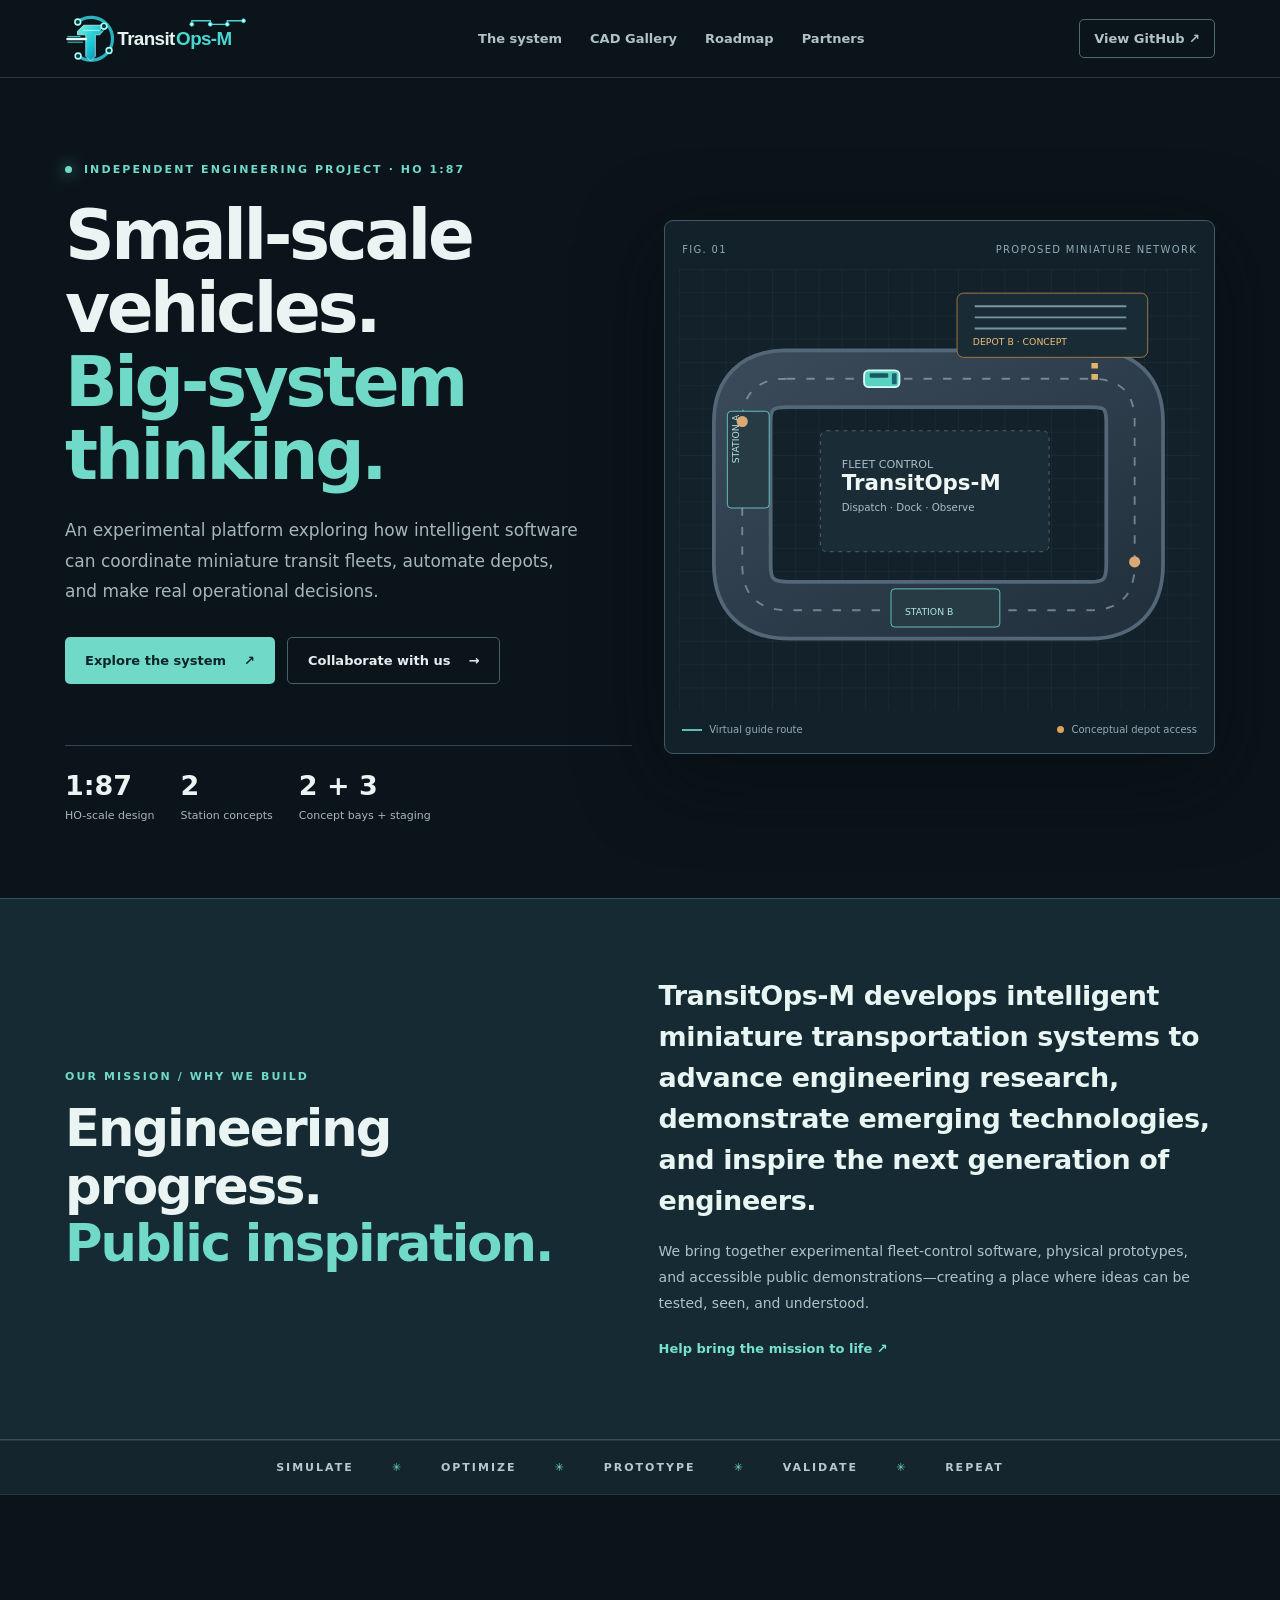
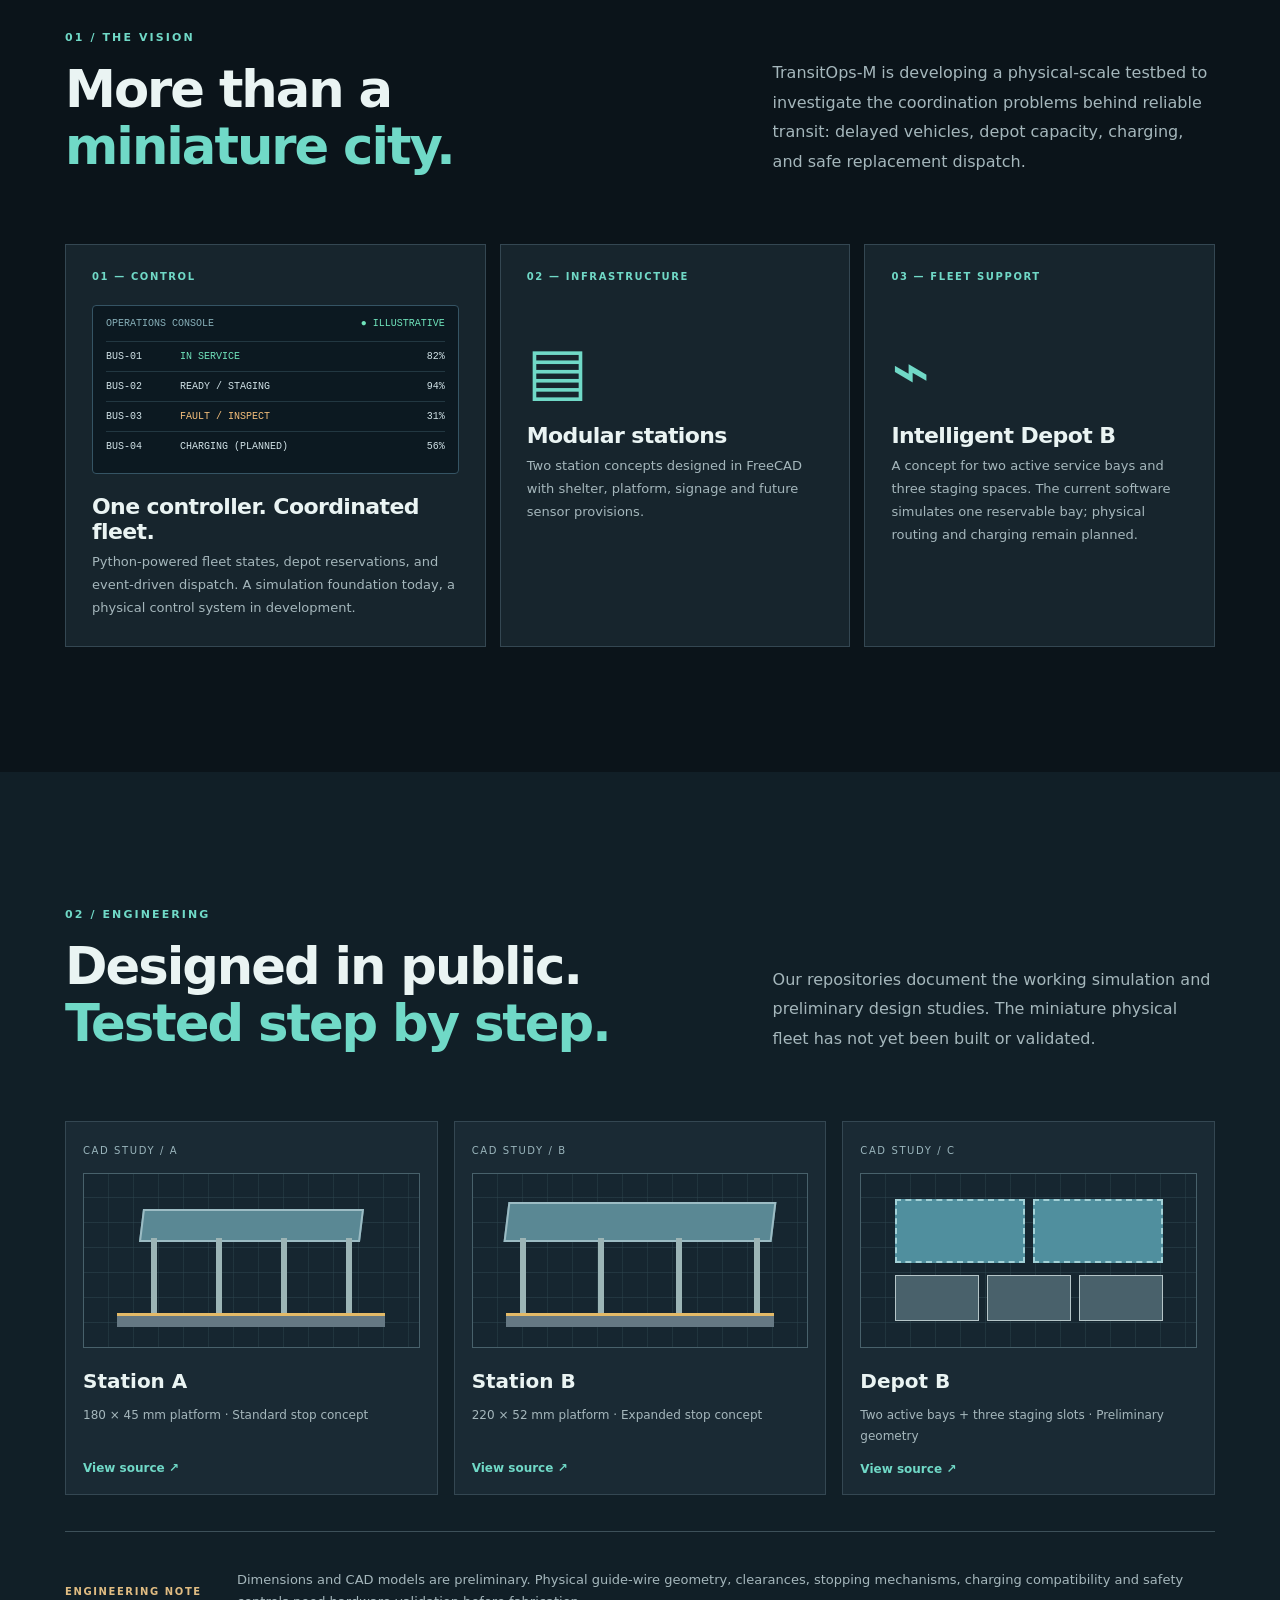
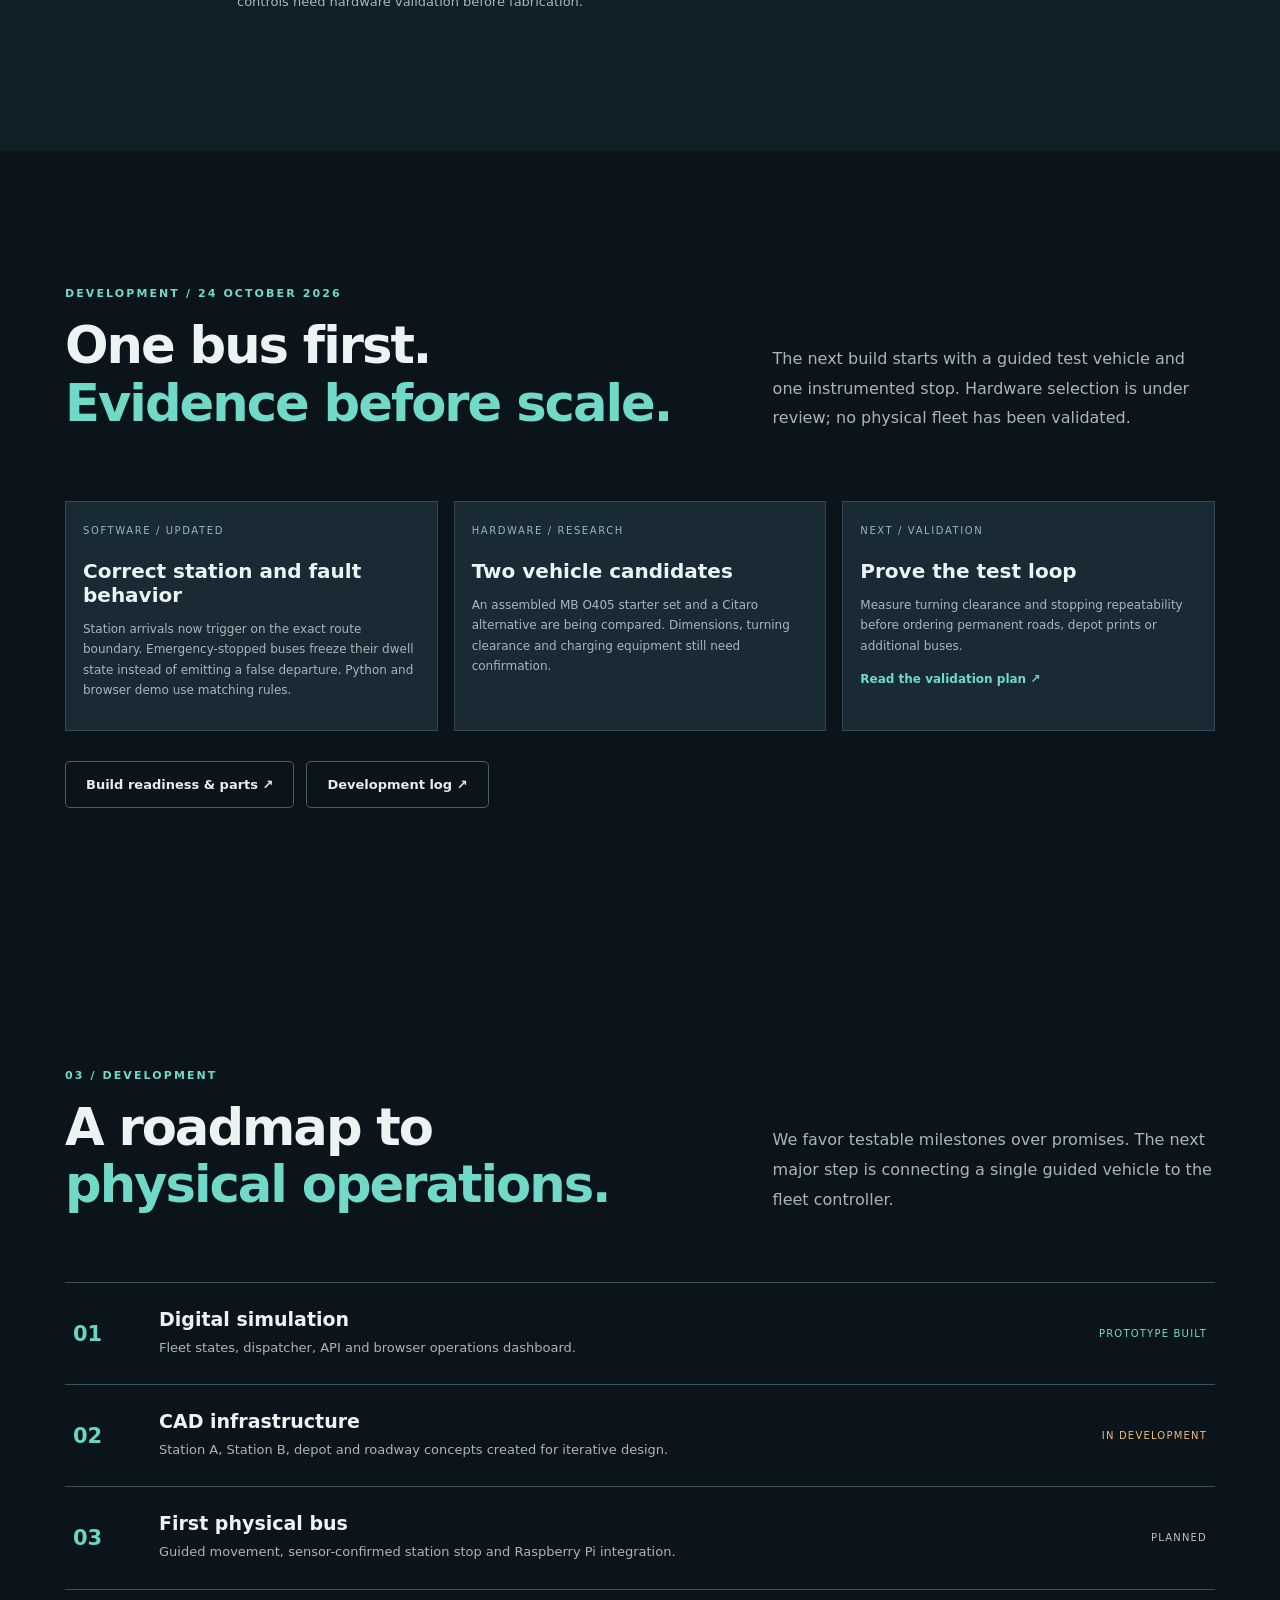
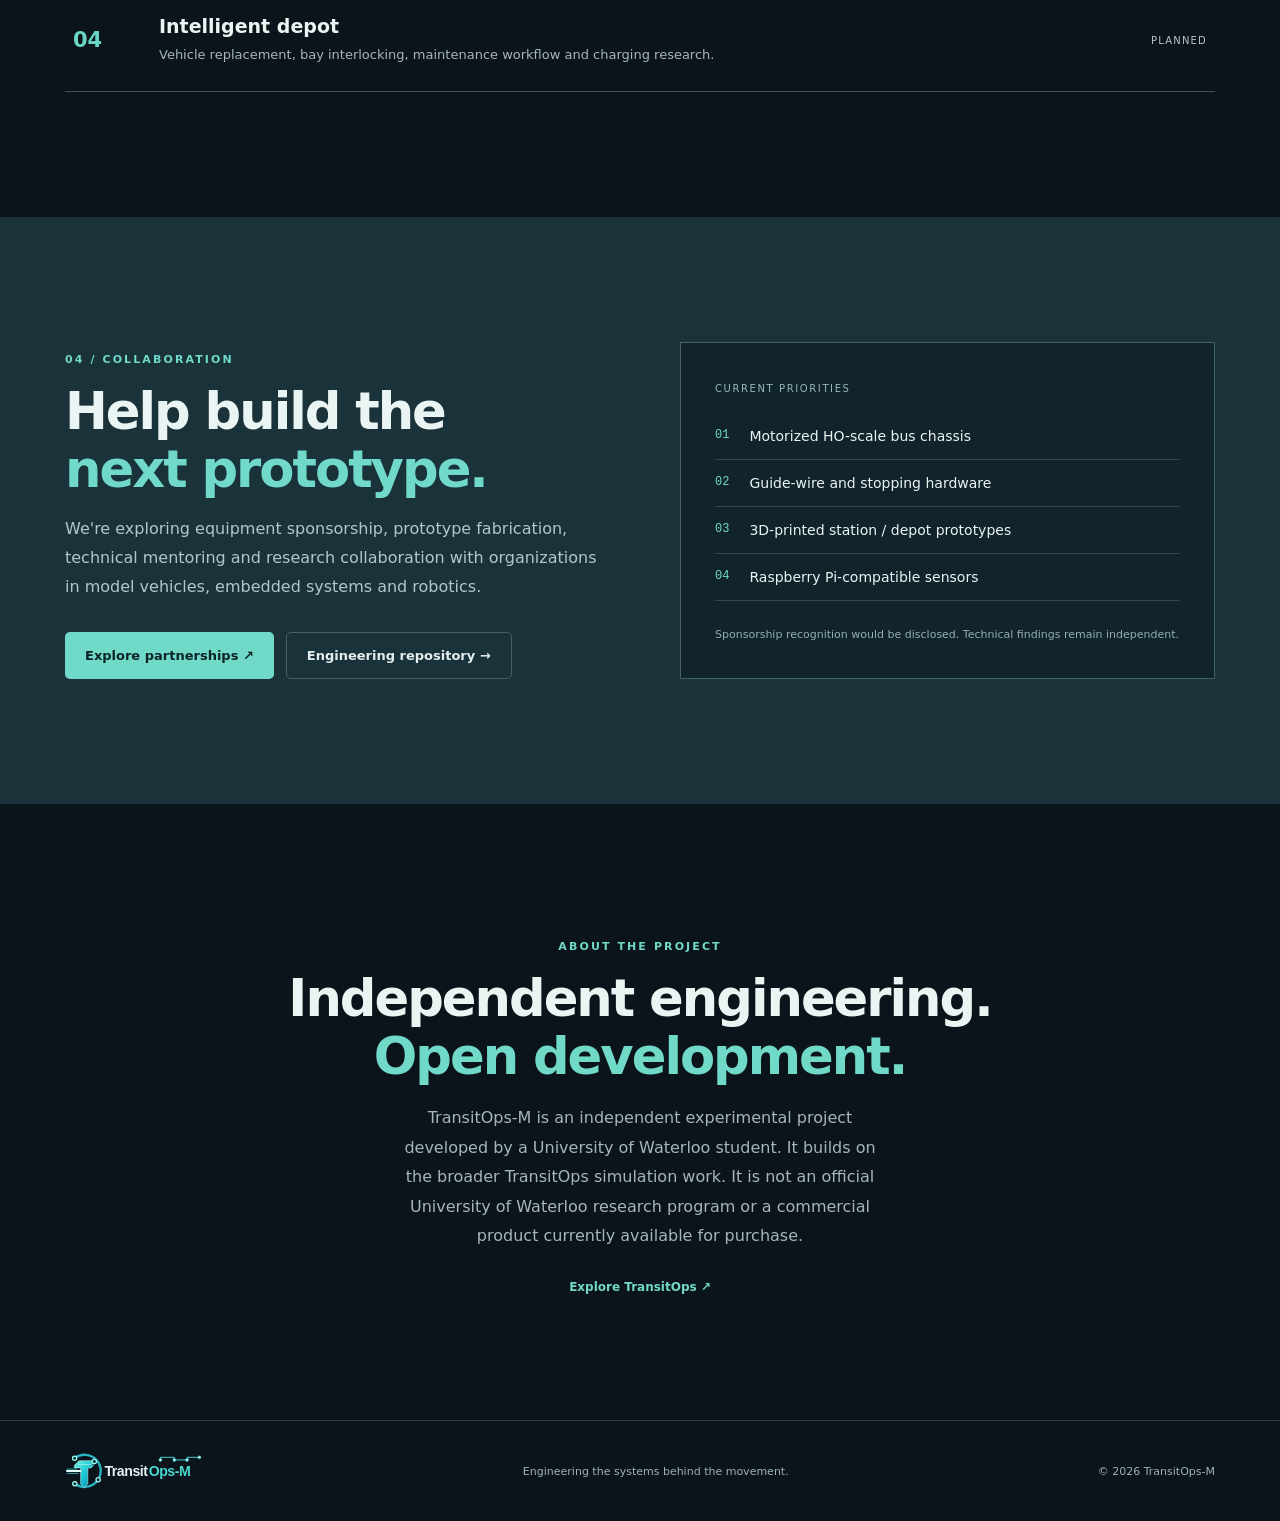
<file: website/index.html>
<!doctype html>
<html lang="en"><head><link rel="icon" href="./assets/favicon.svg" type="image/svg+xml"><meta charset="utf-8"><meta name="viewport" content="width=device-width,initial-scale=1">
<meta name="theme-color" content="#0c151d"><meta name="description" content="TransitOps-M is a miniature-scale engineering testbed for intelligent fleet dispatch, guided vehicles, automated stations and depot operations.">
<title>TransitOps-M — Engineering a Smarter Miniature Transit Network</title><link rel="stylesheet" href="./style.css"></head>
<body>
<header class="site-header"><a class="brand brand-logo" href="#top" aria-label="TransitOps-M home"><img src="./assets/transitopsm-logo.svg" alt="TransitOps-M" class="site-logo"></a>
<nav aria-label="Main navigation"><a href="#system">The system</a><a href="./cad.html">CAD Gallery</a><a href="#roadmap">Roadmap</a><a href="./partners.html">Partners</a></nav>
<a class="header-cta" href="https://github.com/Tophacks/TransitOps-M" target="_blank" rel="noopener noreferrer">View GitHub ↗</a></header>
<main id="top">
<section class="hero container"><div class="hero-copy"><p class="eyebrow"><span class="pulse"></span> INDEPENDENT ENGINEERING PROJECT · HO 1:87</p>
<h1>Small-scale vehicles.<br><em>Big-system thinking.</em></h1>
<p class="hero-lead">An experimental platform exploring how intelligent software can coordinate miniature transit fleets, automate depots, and make real operational decisions.</p>
<div class="actions"><a class="button primary" href="#system">Explore the system <span>↗</span></a><a class="button outline" href="./partners.html">Collaborate with us <span>→</span></a></div>
<div class="hero-stats"><div><strong>1:87</strong><span>HO-scale design</span></div><div><strong>2</strong><span>Station concepts</span></div><div><strong>2 + 3</strong><span>Concept bays + staging</span></div></div></div>
<div class="hero-art"><div class="art-label"><span>FIG. 01</span><span>PROPOSED MINIATURE NETWORK</span></div>
<svg class="network" viewBox="0 0 560 475" role="img" aria-label="Conceptual miniature route with two stations, a depot, and a guided bus"><defs><pattern id="grid" width="25" height="25" patternUnits="userSpaceOnUse"><path d="M25 0H0V25" fill="none" stroke="#30404b" stroke-width=".5"/></pattern><linearGradient id="road" x1="0" y1="0" x2="1" y2="1"><stop stop-color="#394958"/><stop offset="1" stop-color="#22313d"/></linearGradient></defs><rect width="560" height="475" rx="12" fill="#13212b"/><rect width="560" height="475" fill="url(#grid)"/>
<path d="M116 118H444Q490 118 490 164V318Q490 367 442 367H118Q68 367 68 318V165Q68 118 116 118Z" fill="none" stroke="#536778" stroke-width="65" stroke-linejoin="round"/>
<path id="route" d="M116 118H444Q490 118 490 164V318Q490 367 442 367H118Q68 367 68 318V165Q68 118 116 118Z" fill="none" stroke="url(#road)" stroke-width="57"/>
<path d="M116 118H444Q490 118 490 164V318Q490 367 442 367H118Q68 367 68 318V165Q68 118 116 118Z" fill="none" stroke="#b1c2c9" stroke-width="2" stroke-dasharray="9 12" opacity=".55"/>
<path d="M447 119L447 62H330" fill="none" stroke="#e1b36b" stroke-width="7" stroke-dasharray="6 6"/><rect x="299" y="26" width="205" height="69" rx="7" fill="#192c36" stroke="#a77b45"/><path d="M318 40h163M318 52h163M318 64h163" stroke="#7a96a0" stroke-width="2"/><text x="316" y="82" font-size="10" fill="#efbe79">DEPOT B · CONCEPT</text>
<rect x="52" y="153" width="45" height="104" rx="4" fill="#263b44" stroke="#67c6c5"/><text x="65" y="209" font-size="10" transform="rotate(-90 65 209)" fill="#b6e5df">STATION A</text>
<rect x="228" y="344" width="117" height="41" rx="4" fill="#263b44" stroke="#67c6c5"/><text x="243" y="372" font-size="10" fill="#b6e5df">STATION B</text>
<rect x="152" y="174" width="246" height="130" rx="7" fill="#1a2c35" stroke="#516775" stroke-dasharray="4 5"/><text x="175" y="214" fill="#aabec7" font-size="12">FLEET CONTROL</text><text x="175" y="238" fill="#eff6f4" font-size="23" font-weight="700">TransitOps-M</text><text x="175" y="260" fill="#aabec7" font-size="11">Dispatch · Dock · Observe</text>
<g class="moving-bus"><rect x="-19" y="-9" width="38" height="18" rx="5" fill="#57d2c3" stroke="#d9fffa" stroke-width="2"/><rect x="-13" y="-6" width="20" height="5" rx="1.5" fill="#1c5660"/><rect x="11" y="-6" width="5" height="12" rx="1" fill="#1b6570"/></g>
<circle cx="490" cy="315" r="6" fill="#dca975"/><circle cx="68" cy="164" r="6" fill="#dca975"/></svg>
<div class="art-bottom"><span><i class="legend-line"></i> Virtual guide route</span><span><i class="legend-dot"></i> Conceptual depot access</span></div></div></section>
<section class="mission-section" id="mission" aria-labelledby="mission-heading"><div class="container mission-layout"><div><p class="eyebrow">OUR MISSION / WHY WE BUILD</p><h2 id="mission-heading">Engineering progress.<br><em>Public inspiration.</em></h2></div><div><p class="mission-statement">TransitOps-M develops intelligent miniature transportation systems to advance engineering research, demonstrate emerging technologies, and inspire the next generation of engineers.</p><p class="mission-support">We bring together experimental fleet-control software, physical prototypes, and accessible public demonstrations—creating a place where ideas can be tested, seen, and understood.</p><a href="./partners.html" class="mission-link">Help bring the mission to life ↗</a></div></div></section>
<div class="ticker"><div class="container">SIMULATE <span>✳</span> OPTIMIZE <span>✳</span> PROTOTYPE <span>✳</span> VALIDATE <span>✳</span> REPEAT</div></div>
<section class="section container" id="system"><div class="section-intro"><div><p class="eyebrow">01 / THE VISION</p><h2>More than a<br><em>miniature city.</em></h2></div><p>TransitOps-M is developing a physical-scale testbed to investigate the coordination problems behind reliable transit: delayed vehicles, depot capacity, charging, and safe replacement dispatch.</p></div>
<div class="feature-grid">
<article class="feature feature-wide"><span class="feature-num">01 — CONTROL</span><div class="feature-visual"><div class="signal"><div class="signal-title">OPERATIONS CONSOLE <span class="status-pulse">● ILLUSTRATIVE</span></div><div class="fleet-line"><span>BUS-01</span><span class="green">IN SERVICE</span><span>82%</span></div><div class="fleet-line"><span>BUS-02</span><span>READY / STAGING</span><span>94%</span></div><div class="fleet-line"><span>BUS-03</span><span class="amber">FAULT / INSPECT</span><span>31%</span></div><div class="fleet-line"><span>BUS-04</span><span>CHARGING (PLANNED)</span><span>56%</span></div></div></div><h3>One controller. Coordinated fleet.</h3><p>Python-powered fleet states, depot reservations, and event-driven dispatch. A simulation foundation today, a physical control system in development.</p></article>
<article class="feature"><span class="feature-num">02 — INFRASTRUCTURE</span><div class="icon-tile">▤</div><h3>Modular stations</h3><p>Two station concepts designed in FreeCAD with shelter, platform, signage and future sensor provisions.</p></article>
<article class="feature"><span class="feature-num">03 — FLEET SUPPORT</span><div class="icon-tile">⌁</div><h3>Intelligent Depot B</h3><p>A concept for two active service bays and three staging spaces. The current software simulates one reservable bay; physical routing and charging remain planned.</p></article>
</div></section>
<section class="section alt" id="engineering"><div class="container"><div class="section-intro"><div><p class="eyebrow">02 / ENGINEERING</p><h2>Designed in public.<br><em>Tested step by step.</em></h2></div><p>Our repositories document the working simulation and preliminary design studies. The miniature physical fleet has not yet been built or validated.</p></div>
<div class="build-grid"><article><span>CAD STUDY / A</span><div class="schematic station-a"><div class="roofline"></div><div class="pillars"><i></i><i></i><i></i><i></i></div><div class="platformline"></div></div><h3>Station A</h3><p>180 × 45 mm platform · Standard stop concept</p><a href="./cad.html">View source ↗</a></article>
<article><span>CAD STUDY / B</span><div class="schematic station-b"><div class="roofline"></div><div class="pillars"><i></i><i></i><i></i><i></i></div><div class="platformline"></div></div><h3>Station B</h3><p>220 × 52 mm platform · Expanded stop concept</p><a href="./cad.html">View source ↗</a></article>
<article><span>CAD STUDY / C</span><div class="schematic depot"><div class="depot-top"><i></i><i></i></div><div class="depot-bottom"><i></i><i></i><i></i></div></div><h3>Depot B</h3><p>Two active bays + three staging slots · Preliminary geometry</p><a href="./cad.html">View source ↗</a></article></div>
<div class="technical-note"><span>ENGINEERING NOTE</span><p>Dimensions and CAD models are preliminary. Physical guide-wire geometry, clearances, stopping mechanisms, charging compatibility and safety controls need hardware validation before fabrication.</p></div></div></section>
<section class="section container" id="progress" aria-labelledby="progress-heading">
<div class="section-intro"><div><p class="eyebrow">DEVELOPMENT / 24 OCTOBER 2026</p><h2 id="progress-heading">One bus first.<br><em>Evidence before scale.</em></h2></div><p>The next build starts with a guided test vehicle and one instrumented stop. Hardware selection is under review; no physical fleet has been validated.</p></div>
<div class="build-grid"><article><span>SOFTWARE / UPDATED</span><h3>Correct station and fault behavior</h3><p>Station arrivals now trigger on the exact route boundary. Emergency-stopped buses freeze their dwell state instead of emitting a false departure. Python and browser demo use matching rules.</p></article><article><span>HARDWARE / RESEARCH</span><h3>Two vehicle candidates</h3><p>An assembled MB O405 starter set and a Citaro alternative are being compared. Dimensions, turning clearance and charging equipment still need confirmation.</p></article><article><span>NEXT / VALIDATION</span><h3>Prove the test loop</h3><p>Measure turning clearance and stopping repeatability before ordering permanent roads, depot prints or additional buses.</p><a href="./purchasing.html">Read the validation plan ↗</a></article></div>
<div class="actions"><a class="button outline" href="./purchasing.html">Build readiness &amp; parts ↗</a><a class="button outline" href="https://github.com/Tophacks/TransitOps-M/blob/main/docs/DEVELOPMENT_LOG.md">Development log ↗</a></div>
</section>
<section class="section container" id="roadmap"><div class="section-intro"><div><p class="eyebrow">03 / DEVELOPMENT</p><h2>A roadmap to<br><em>physical operations.</em></h2></div><p>We favor testable milestones over promises. The next major step is connecting a single guided vehicle to the fleet controller.</p></div>
<div class="timeline"><article><span class="step">01</span><div><h3>Digital simulation</h3><p>Fleet states, dispatcher, API and browser operations dashboard.</p></div><span class="stage done">PROTOTYPE BUILT</span></article>
<article><span class="step">02</span><div><h3>CAD infrastructure</h3><p>Station A, Station B, depot and roadway concepts created for iterative design.</p></div><span class="stage ongoing">IN DEVELOPMENT</span></article>
<article><span class="step">03</span><div><h3>First physical bus</h3><p>Guided movement, sensor-confirmed station stop and Raspberry Pi integration.</p></div><span class="stage">PLANNED</span></article>
<article><span class="step">04</span><div><h3>Intelligent depot</h3><p>Vehicle replacement, bay interlocking, maintenance workflow and charging research.</p></div><span class="stage">PLANNED</span></article></div></section>
<section class="section dark-band" id="partners"><div class="container partner-grid"><div><p class="eyebrow">04 / COLLABORATION</p><h2>Help build the<br><em>next prototype.</em></h2><p>We're exploring equipment sponsorship, prototype fabrication, technical mentoring and research collaboration with organizations in model vehicles, embedded systems and robotics.</p><div class="actions"><a class="button primary" href="./partners.html">Explore partnerships ↗</a><a class="button outline" href="https://github.com/Tophacks/TransitOps-M">Engineering repository →</a></div></div>
<div class="partner-panel"><span>CURRENT PRIORITIES</span><ol><li><span>01</span><div>Motorized HO-scale bus chassis</div></li><li><span>02</span><div>Guide-wire and stopping hardware</div></li><li><span>03</span><div>3D-printed station / depot prototypes</div></li><li><span>04</span><div>Raspberry Pi-compatible sensors</div></li></ol><small>Sponsorship recognition would be disclosed. Technical findings remain independent.</small></div></div></section>
<section class="section container about"><p class="eyebrow">ABOUT THE PROJECT</p><h2>Independent engineering.<br><em>Open development.</em></h2><p>TransitOps-M is an independent experimental project developed by a University of Waterloo student. It builds on the broader TransitOps simulation work. It is not an official University of Waterloo research program or a commercial product currently available for purchase.</p><a href="https://github.com/Tophacks/TransitOps">Explore TransitOps ↗</a></section>
</main><footer><div class="container footer-row"><a class="brand brand-logo" href="#top" aria-label="TransitOps-M home"><img src="./assets/transitopsm-logo.svg" alt="TransitOps-M" class="site-logo footer-site-logo"></a><span>Engineering the systems behind the movement.</span><span>© <span id="year">2026</span> TransitOps-M</span></div></footer>
<script src="./script.js"></script></body></html>
</file>
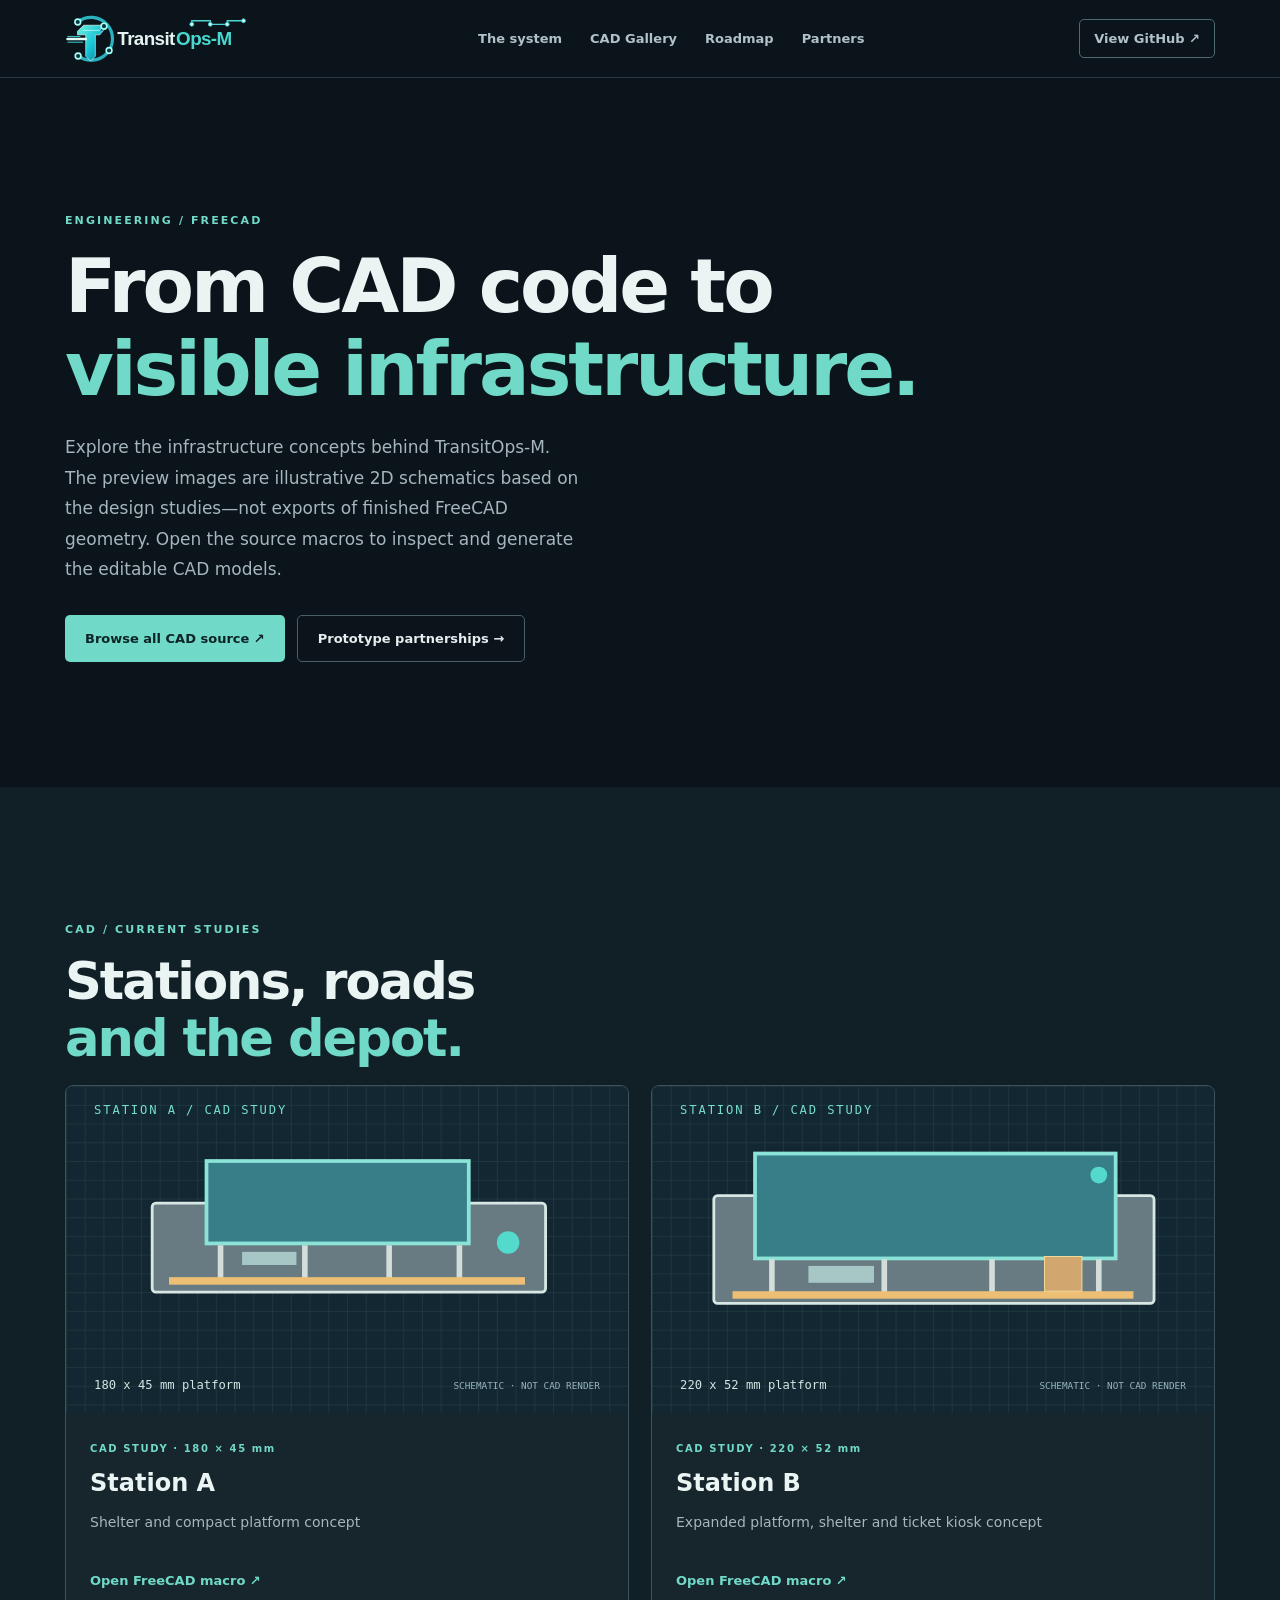
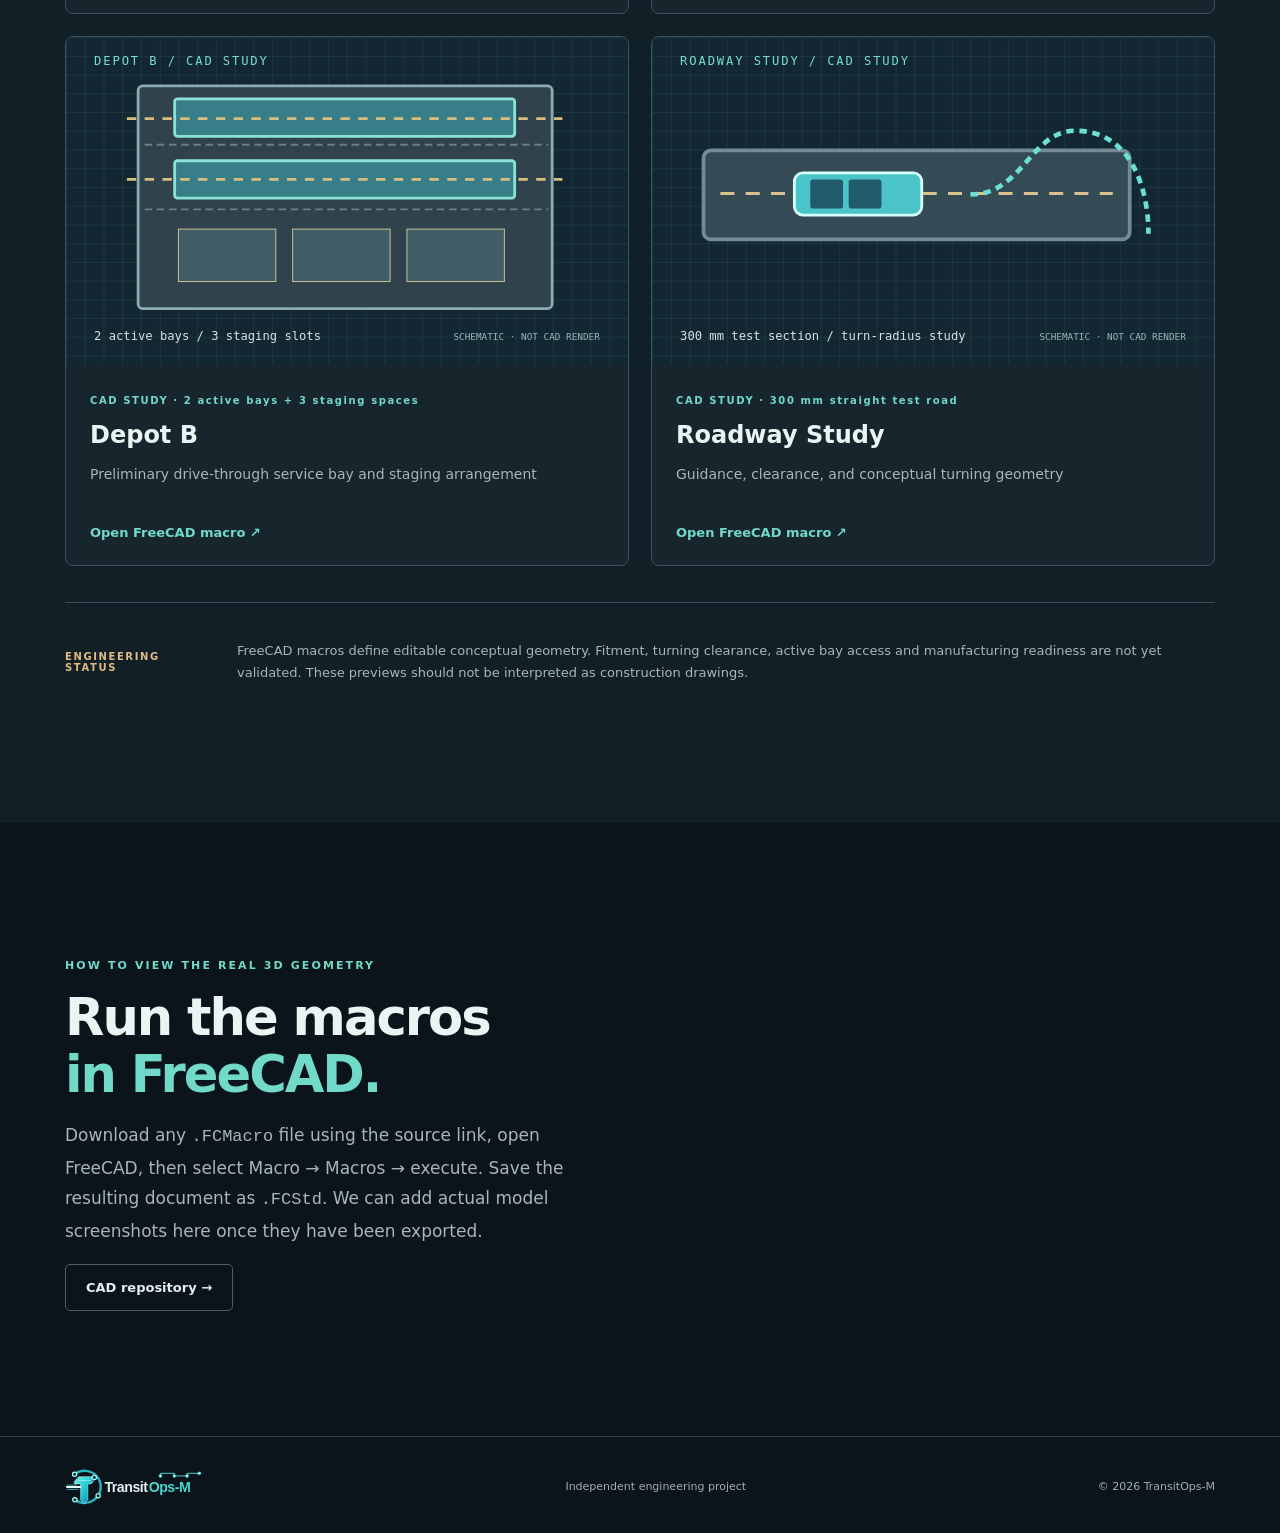
<file: website/cad.html>
<!doctype html><html lang="en"><head><meta charset="utf-8"><meta name="viewport" content="width=device-width,initial-scale=1"><meta name="description" content="TransitOps-M preliminary FreeCAD concept gallery and engineering source code."><link rel="icon" href="./assets/favicon.svg" type="image/svg+xml"><title>CAD Gallery — TransitOps-M</title><link rel="stylesheet" href="./style.css"></head><body><header class="site-header"><a class="brand brand-logo" href="./index.html" aria-label="TransitOps-M home"><img class="site-logo" src="./assets/transitopsm-logo.svg" alt="TransitOps-M"></a><nav aria-label="Main navigation"><a href="./index.html#system">The system</a><a href="./cad.html" aria-current="page">CAD Gallery</a><a href="./index.html#roadmap">Roadmap</a><a href="./partners.html">Partners</a></nav><a class="header-cta" href="https://github.com/Tophacks/TransitOps-M" target="_blank" rel="noopener noreferrer">View GitHub ↗</a></header><main><section class="section container"><p class="eyebrow">ENGINEERING / FREECAD</p><h1 style="font-size:clamp(42px,7vw,75px);letter-spacing:-3px;line-height:1.1;margin:18px 0 22px">From CAD code to<br><em>visible infrastructure.</em></h1><p class="hero-lead">Explore the infrastructure concepts behind TransitOps-M. The preview images are illustrative 2D schematics based on the design studies—not exports of finished FreeCAD geometry. Open the source macros to inspect and generate the editable CAD models.</p><div class="actions"><a class="button primary" href="https://github.com/Tophacks/TransitOps-M/tree/main/cad" target="_blank" rel="noopener noreferrer">Browse all CAD source ↗</a><a class="button outline" href="./partners.html">Prototype partnerships →</a></div></section><section class="section alt"><div class="container"><p class="eyebrow">CAD / CURRENT STUDIES</p><h2>Stations, roads<br><em>and the depot.</em></h2><div class="cad-gallery"><article class="cad-card"><img src="./assets/station-a-preview.svg" alt="Station A schematic overview" loading="lazy"><div class="cad-card-body"><span class="feature-num">CAD STUDY · 180 × 45 mm</span><h3>Station A</h3><p>Shelter and compact platform concept</p><a href="https://github.com/Tophacks/TransitOps-M/blob/main/cad/station-a/Station_A_v01.FCMacro" target="_blank" rel="noopener noreferrer">Open FreeCAD macro ↗</a></div></article>
<article class="cad-card"><img src="./assets/station-b-preview.svg" alt="Station B schematic overview" loading="lazy"><div class="cad-card-body"><span class="feature-num">CAD STUDY · 220 × 52 mm</span><h3>Station B</h3><p>Expanded platform, shelter and ticket kiosk concept</p><a href="https://github.com/Tophacks/TransitOps-M/blob/main/cad/station-b/Station_B_v02.FCMacro" target="_blank" rel="noopener noreferrer">Open FreeCAD macro ↗</a></div></article>
<article class="cad-card"><img src="./assets/depot-b-preview.svg" alt="Depot B schematic overview" loading="lazy"><div class="cad-card-body"><span class="feature-num">CAD STUDY · 2 active bays + 3 staging spaces</span><h3>Depot B</h3><p>Preliminary drive-through service bay and staging arrangement</p><a href="https://github.com/Tophacks/TransitOps-M/blob/main/cad/depot-b/Depot_B_v01.FCMacro" target="_blank" rel="noopener noreferrer">Open FreeCAD macro ↗</a></div></article>
<article class="cad-card"><img src="./assets/bus-road-preview.svg" alt="Roadway Study schematic overview" loading="lazy"><div class="cad-card-body"><span class="feature-num">CAD STUDY · 300 mm straight test road</span><h3>Roadway Study</h3><p>Guidance, clearance, and conceptual turning geometry</p><a href="https://github.com/Tophacks/TransitOps-M/blob/main/cad/bus-road/Bus_Road_C1.FCMacro" target="_blank" rel="noopener noreferrer">Open FreeCAD macro ↗</a></div></article></div><div class="technical-note"><span>ENGINEERING STATUS</span><p>FreeCAD macros define editable conceptual geometry. Fitment, turning clearance, active bay access and manufacturing readiness are not yet validated. These previews should not be interpreted as construction drawings.</p></div></div></section><section class="section container"><p class="eyebrow">HOW TO VIEW THE REAL 3D GEOMETRY</p><h2>Run the macros<br><em>in FreeCAD.</em></h2><p class="hero-lead">Download any <code>.FCMacro</code> file using the source link, open FreeCAD, then select Macro → Macros → execute. Save the resulting document as <code>.FCStd</code>. We can add actual model screenshots here once they have been exported.</p><a class="button outline" href="https://github.com/Tophacks/TransitOps-M/tree/main/cad">CAD repository →</a></section></main><footer><div class="container footer-row"><a class="brand brand-logo" href="./index.html"><img src="./assets/transitopsm-logo.svg" alt="TransitOps-M" class="site-logo footer-site-logo"></a><span>Independent engineering project</span><span>© 2026 TransitOps-M</span></div></footer></body></html>
</file>
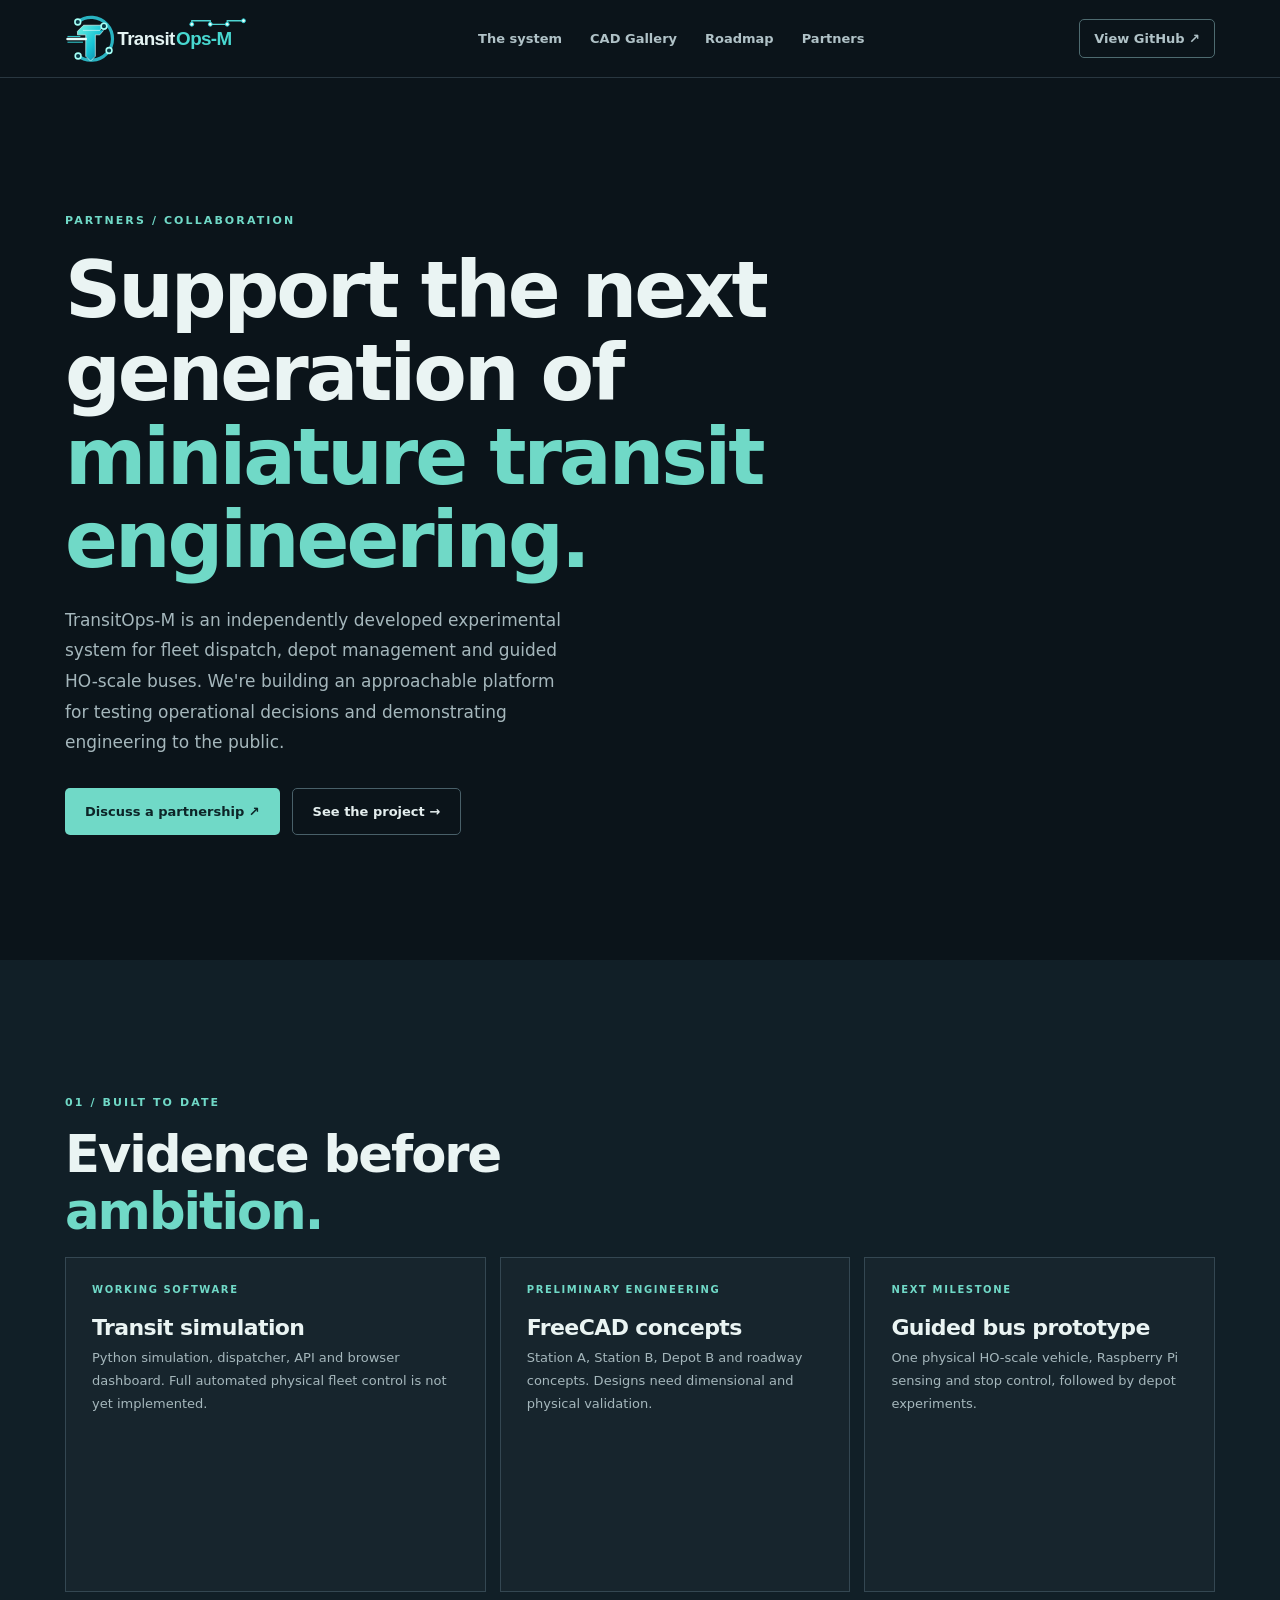
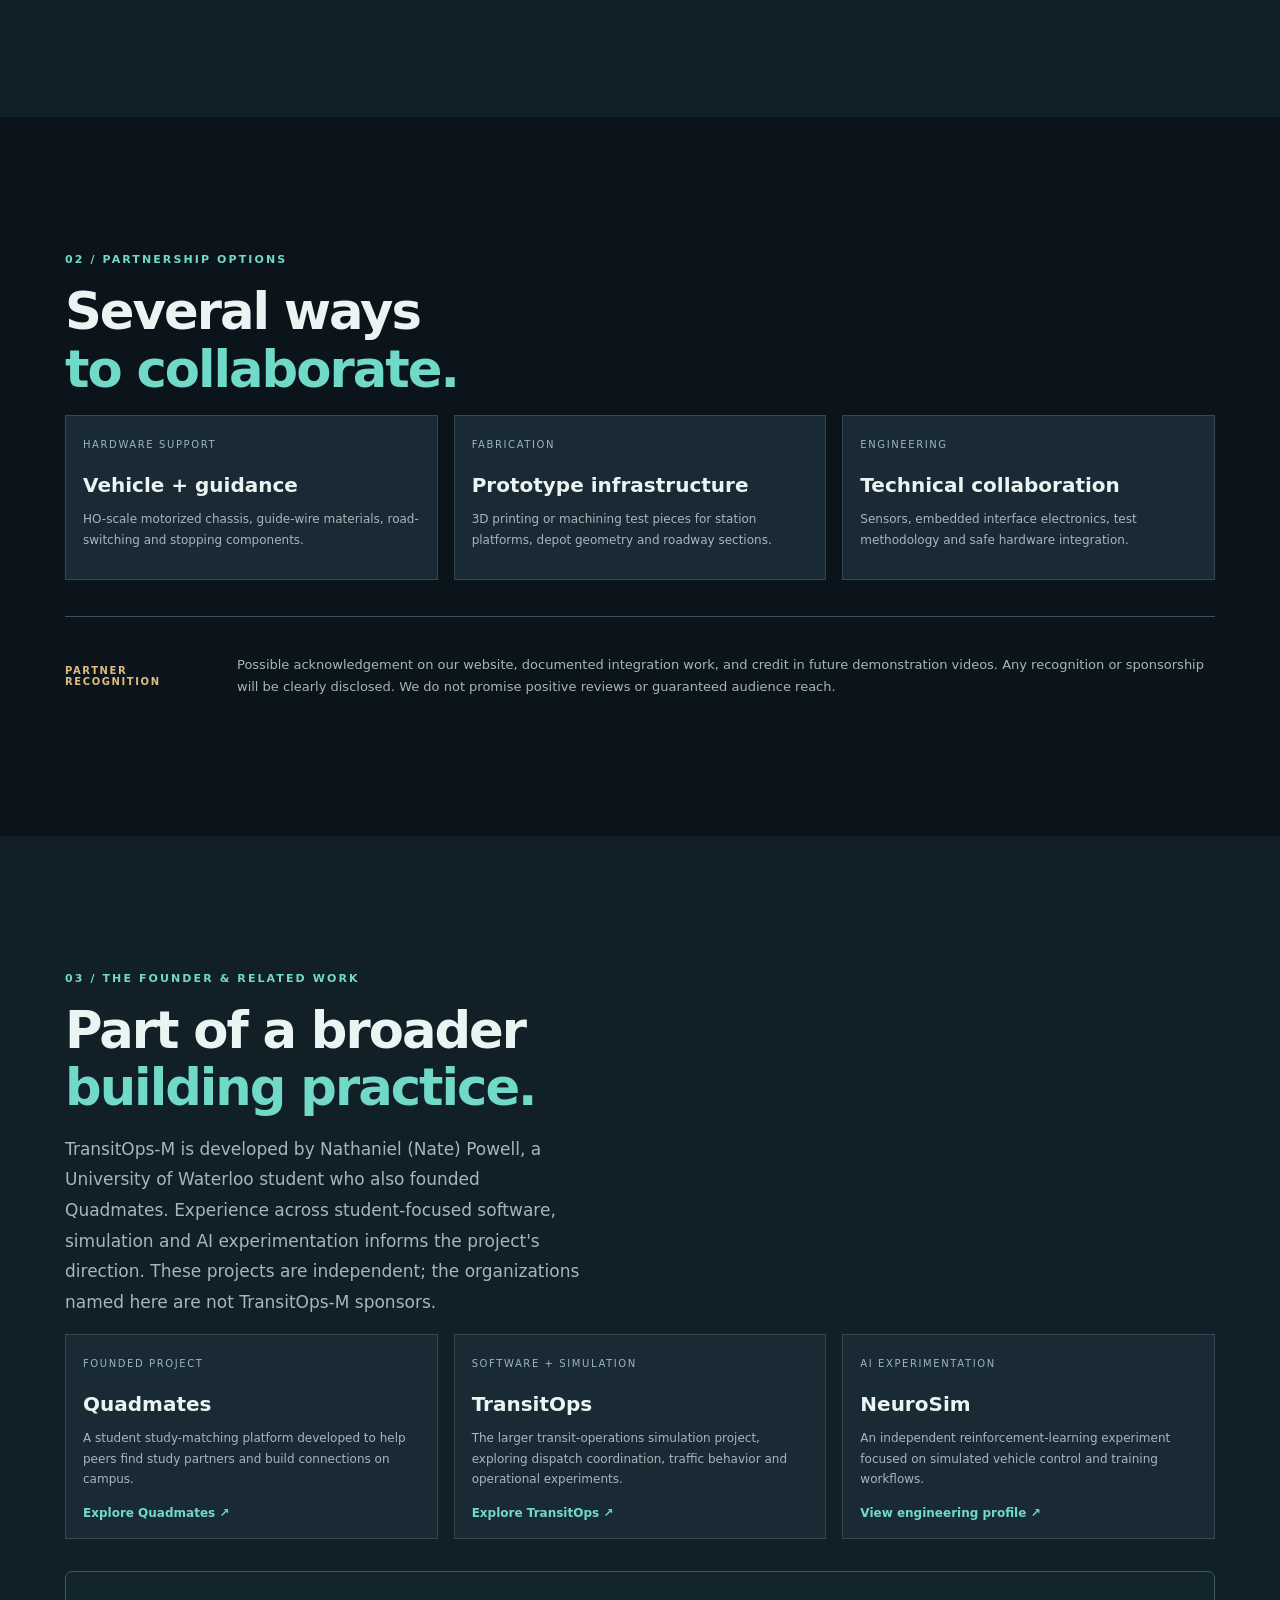
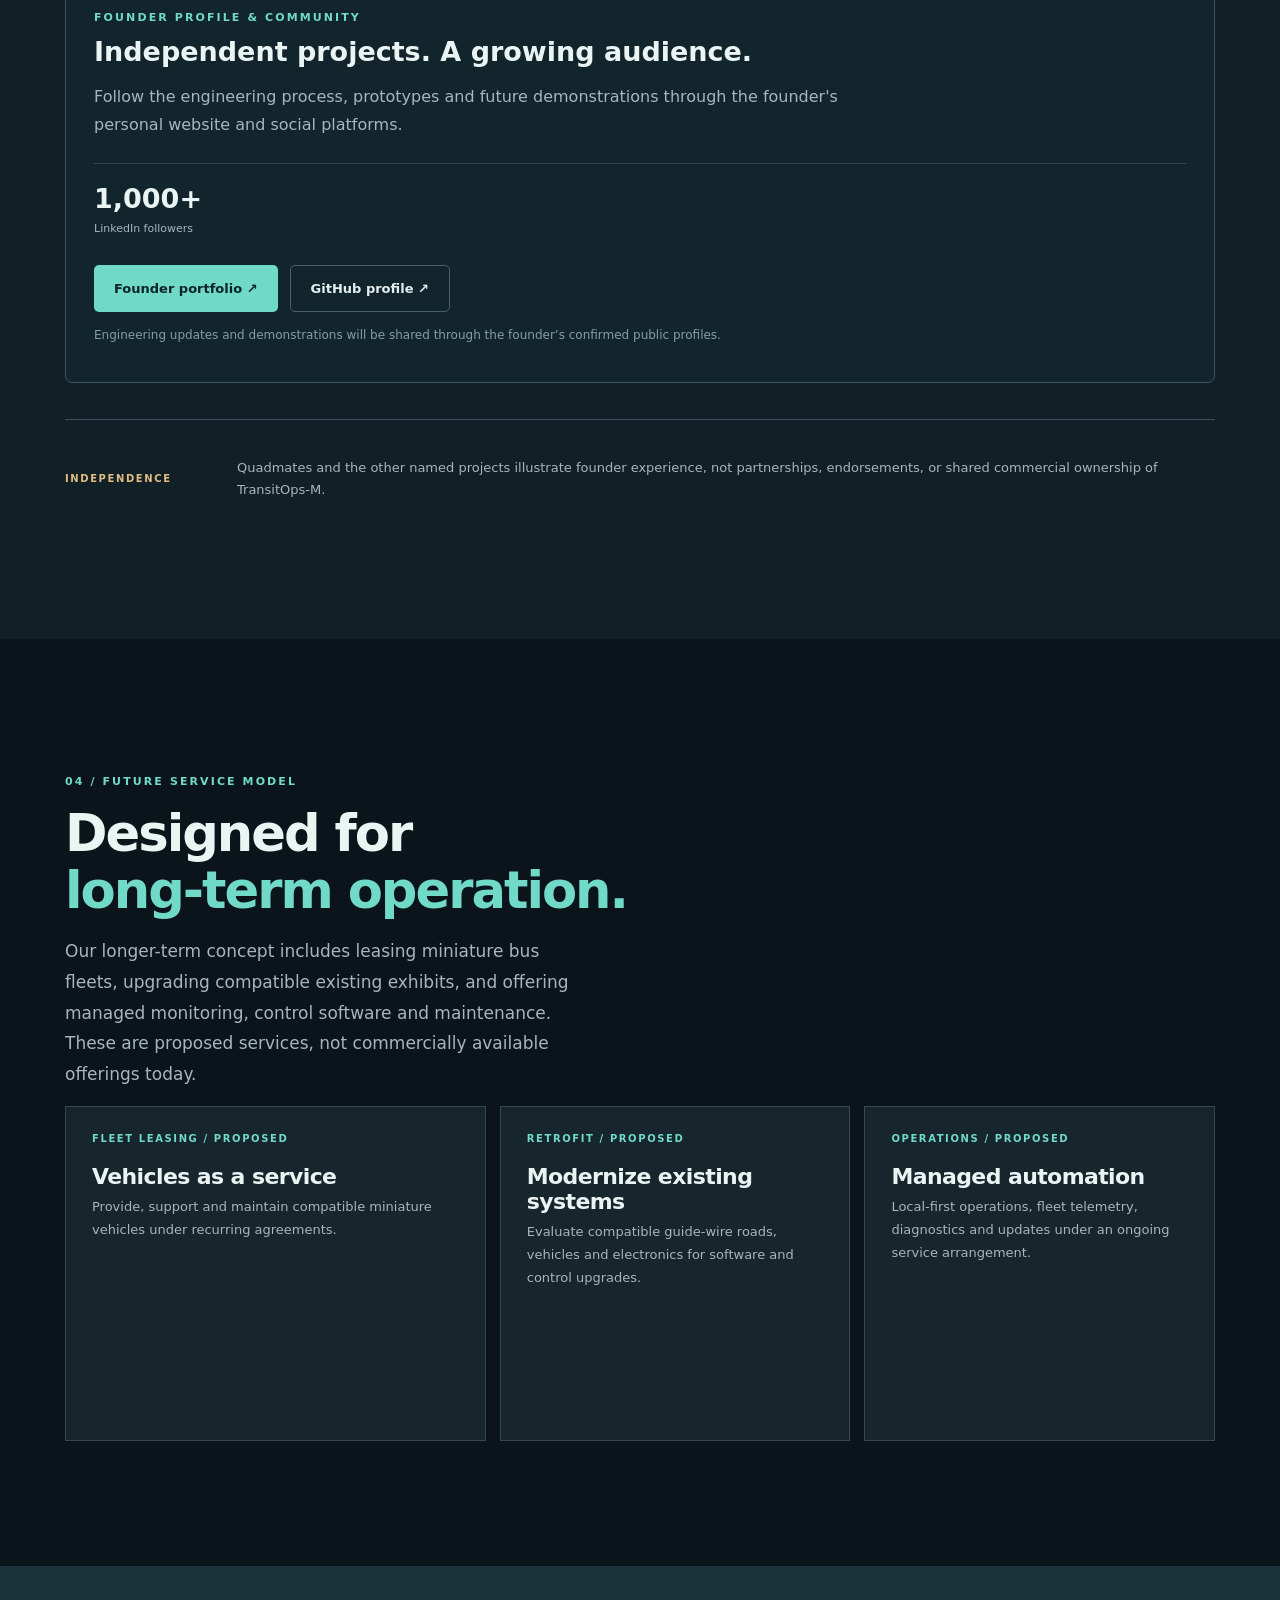
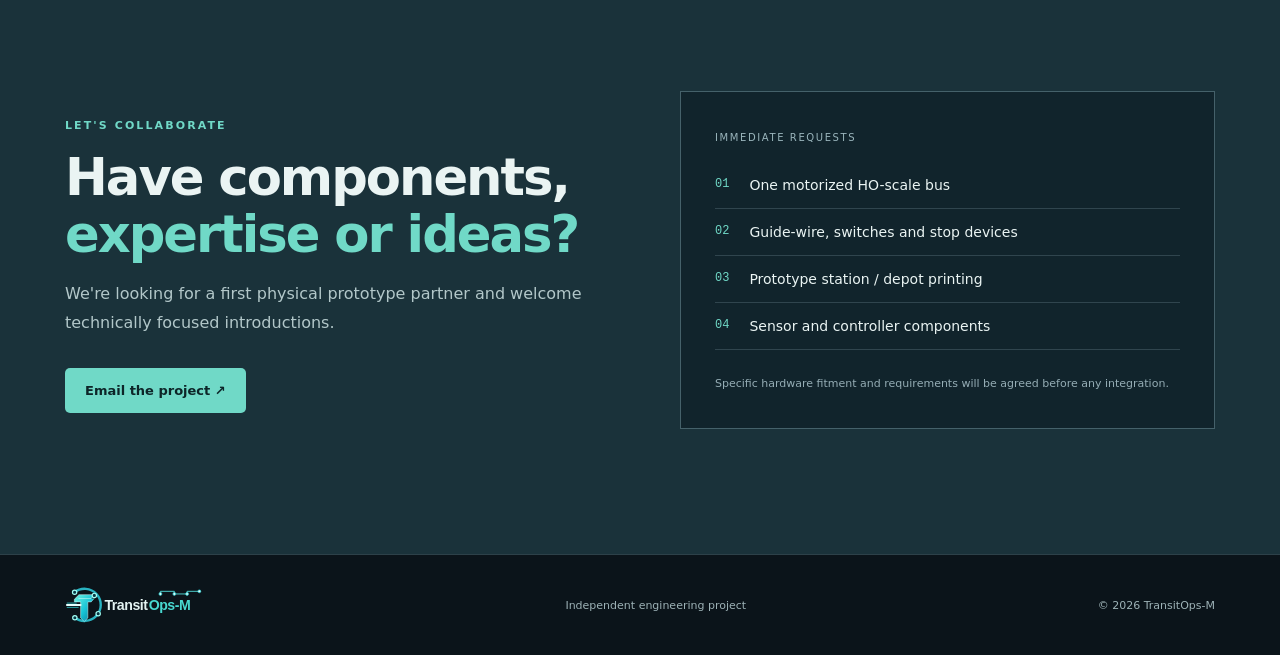
<file: website/partners.html>
<!doctype html><html lang="en"><head><link rel="icon" href="./assets/favicon.svg" type="image/svg+xml"><meta charset="utf-8"><meta name="viewport" content="width=device-width,initial-scale=1"><meta name="description" content="Partner with TransitOps-M: support miniature transit engineering, prototyping and education."><title>Partners — TransitOps-M</title><link rel="stylesheet" href="./style.css"></head><body>
<header class="site-header"><a class="brand brand-logo" href="./index.html" aria-label="TransitOps-M home"><img src="./assets/transitopsm-logo.svg" alt="TransitOps-M" class="site-logo"></a><nav aria-label="Main navigation"><a href="./index.html#system">The system</a><a href="./cad.html">CAD Gallery</a><a href="./index.html#roadmap">Roadmap</a><a href="./partners.html" aria-current="page">Partners</a></nav><a class="header-cta" href="https://github.com/Tophacks/TransitOps-M">View GitHub ↗</a></header>
<main><section class="section container"><p class="eyebrow">PARTNERS / COLLABORATION</p><h1 style="font-size:clamp(42px,7vw,78px);letter-spacing:-3px;line-height:1.07;max-width:900px;margin:22px 0">Support the next generation of <em>miniature transit engineering.</em></h1><p class="hero-lead">TransitOps-M is an independently developed experimental system for fleet dispatch, depot management and guided HO-scale buses. We're building an approachable platform for testing operational decisions and demonstrating engineering to the public.</p><div class="actions"><a class="button primary" href="mailto:n2powell@uwaterloo.ca?subject=TransitOps-M%20Partnership%20Inquiry">Discuss a partnership ↗</a><a class="button outline" href="./index.html">See the project →</a></div></section>
<section class="section alt"><div class="container"><p class="eyebrow">01 / BUILT TO DATE</p><h2>Evidence before<br><em>ambition.</em></h2><div class="feature-grid"><article class="feature"><span class="feature-num">WORKING SOFTWARE</span><h3>Transit simulation</h3><p>Python simulation, dispatcher, API and browser dashboard. Full automated physical fleet control is not yet implemented.</p></article><article class="feature"><span class="feature-num">PRELIMINARY ENGINEERING</span><h3>FreeCAD concepts</h3><p>Station A, Station B, Depot B and roadway concepts. Designs need dimensional and physical validation.</p></article><article class="feature"><span class="feature-num">NEXT MILESTONE</span><h3>Guided bus prototype</h3><p>One physical HO-scale vehicle, Raspberry Pi sensing and stop control, followed by depot experiments.</p></article></div></div></section>
<section class="section container"><p class="eyebrow">02 / PARTNERSHIP OPTIONS</p><h2>Several ways<br><em>to collaborate.</em></h2><div class="build-grid"><article><span>HARDWARE SUPPORT</span><h3>Vehicle + guidance</h3><p>HO-scale motorized chassis, guide-wire materials, road-switching and stopping components.</p></article><article><span>FABRICATION</span><h3>Prototype infrastructure</h3><p>3D printing or machining test pieces for station platforms, depot geometry and roadway sections.</p></article><article><span>ENGINEERING</span><h3>Technical collaboration</h3><p>Sensors, embedded interface electronics, test methodology and safe hardware integration.</p></article></div><div class="technical-note"><span>PARTNER RECOGNITION</span><p>Possible acknowledgement on our website, documented integration work, and credit in future demonstration videos. Any recognition or sponsorship will be clearly disclosed. We do not promise positive reviews or guaranteed audience reach.</p></div></section>
<section class="section alt"><div class="container"><p class="eyebrow">03 / THE FOUNDER & RELATED WORK</p><h2>Part of a broader<br><em>building practice.</em></h2><p class="hero-lead">TransitOps-M is developed by Nathaniel (Nate) Powell, a University of Waterloo student who also founded Quadmates. Experience across student-focused software, simulation and AI experimentation informs the project's direction. These projects are independent; the organizations named here are not TransitOps-M sponsors.</p><div class="build-grid"><article><span>FOUNDED PROJECT</span><h3>Quadmates</h3><p>A student study-matching platform developed to help peers find study partners and build connections on campus.</p><a href="https://quadmates.ca" rel="noopener noreferrer" target="_blank">Explore Quadmates ↗</a></article><article><span>SOFTWARE + SIMULATION</span><h3>TransitOps</h3><p>The larger transit-operations simulation project, exploring dispatch coordination, traffic behavior and operational experiments.</p><a href="https://github.com/Tophacks/TransitOps" rel="noopener noreferrer" target="_blank">Explore TransitOps ↗</a></article><article><span>AI EXPERIMENTATION</span><h3>NeuroSim</h3><p>An independent reinforcement-learning experiment focused on simulated vehicle control and training workflows.</p><a href="https://github.com/Tophacks" rel="noopener noreferrer" target="_blank">View engineering profile ↗</a></article></div><div style="margin-top:32px;padding:28px;border:1px solid #3b5861;background:#12252d;border-radius:7px"><p class="eyebrow">FOUNDER PROFILE & COMMUNITY</p><h3 style="font-size:27px;margin:12px 0">Independent projects. A growing audience.</h3><p style="color:#a5b7bc;line-height:1.75;max-width:760px">Follow the engineering process, prototypes and future demonstrations through the founder's personal website and social platforms.</p><div class="hero-stats" style="margin-top:24px;padding-top:19px"><div><strong>1,000+</strong><span>LinkedIn followers</span></div></div><div class="actions"><a class="button primary" href="https://personal-website-ten-lyart.vercel.app/#cover" target="_blank" rel="noopener noreferrer">Founder portfolio ↗</a><a class="button outline" href="https://github.com/Tophacks" target="_blank" rel="noopener noreferrer">GitHub profile ↗</a></div><p style="color:#839da7;font-size:12px;margin-top:16px">Engineering updates and demonstrations will be shared through the founder’s confirmed public profiles.</p></div><div class="technical-note"><span>INDEPENDENCE</span><p>Quadmates and the other named projects illustrate founder experience, not partnerships, endorsements, or shared commercial ownership of TransitOps-M.</p></div></div></section>
<section class="section container"><p class="eyebrow">04 / FUTURE SERVICE MODEL</p><h2>Designed for<br><em>long-term operation.</em></h2><p class="hero-lead">Our longer-term concept includes leasing miniature bus fleets, upgrading compatible existing exhibits, and offering managed monitoring, control software and maintenance. These are proposed services, not commercially available offerings today.</p><div class="feature-grid"><article class="feature"><span class="feature-num">FLEET LEASING / PROPOSED</span><h3>Vehicles as a service</h3><p>Provide, support and maintain compatible miniature vehicles under recurring agreements.</p></article><article class="feature"><span class="feature-num">RETROFIT / PROPOSED</span><h3>Modernize existing systems</h3><p>Evaluate compatible guide-wire roads, vehicles and electronics for software and control upgrades.</p></article><article class="feature"><span class="feature-num">OPERATIONS / PROPOSED</span><h3>Managed automation</h3><p>Local-first operations, fleet telemetry, diagnostics and updates under an ongoing service arrangement.</p></article></div></section>
<section class="section dark-band"><div class="container partner-grid"><div><p class="eyebrow">LET'S COLLABORATE</p><h2>Have components,<br><em>expertise or ideas?</em></h2><p>We're looking for a first physical prototype partner and welcome technically focused introductions.</p><div class="actions"><a class="button primary" href="mailto:n2powell@uwaterloo.ca?subject=TransitOps-M%20Partnership%20Inquiry">Email the project ↗</a></div></div><div class="partner-panel"><span>IMMEDIATE REQUESTS</span><ol><li><span>01</span><div>One motorized HO-scale bus</div></li><li><span>02</span><div>Guide-wire, switches and stop devices</div></li><li><span>03</span><div>Prototype station / depot printing</div></li><li><span>04</span><div>Sensor and controller components</div></li></ol><small>Specific hardware fitment and requirements will be agreed before any integration.</small></div></div></section></main><footer><div class="container footer-row"><a class="brand brand-logo" href="./index.html" aria-label="TransitOps-M home"><img src="./assets/transitopsm-logo.svg" alt="TransitOps-M" class="site-logo footer-site-logo"></a><span>Independent engineering project</span><span>© 2026 TransitOps-M</span></div></footer></body></html>
</file>
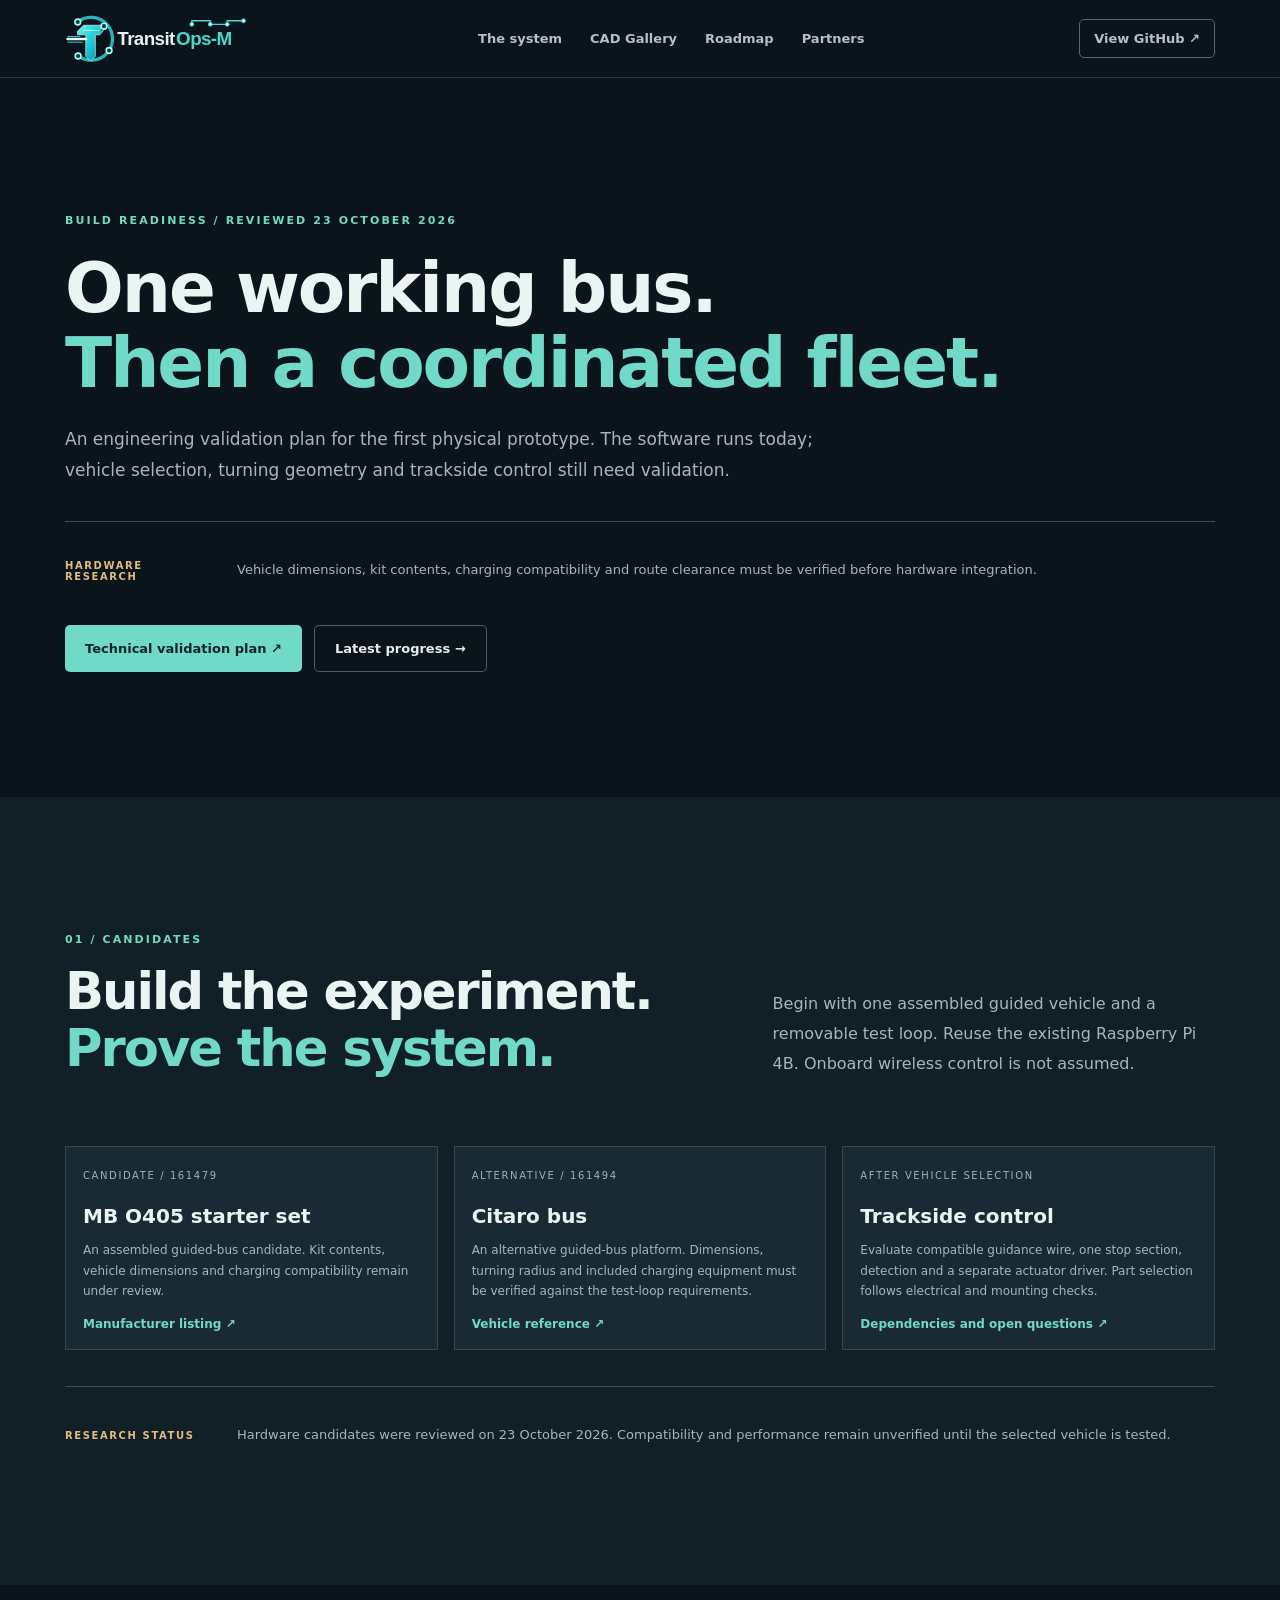
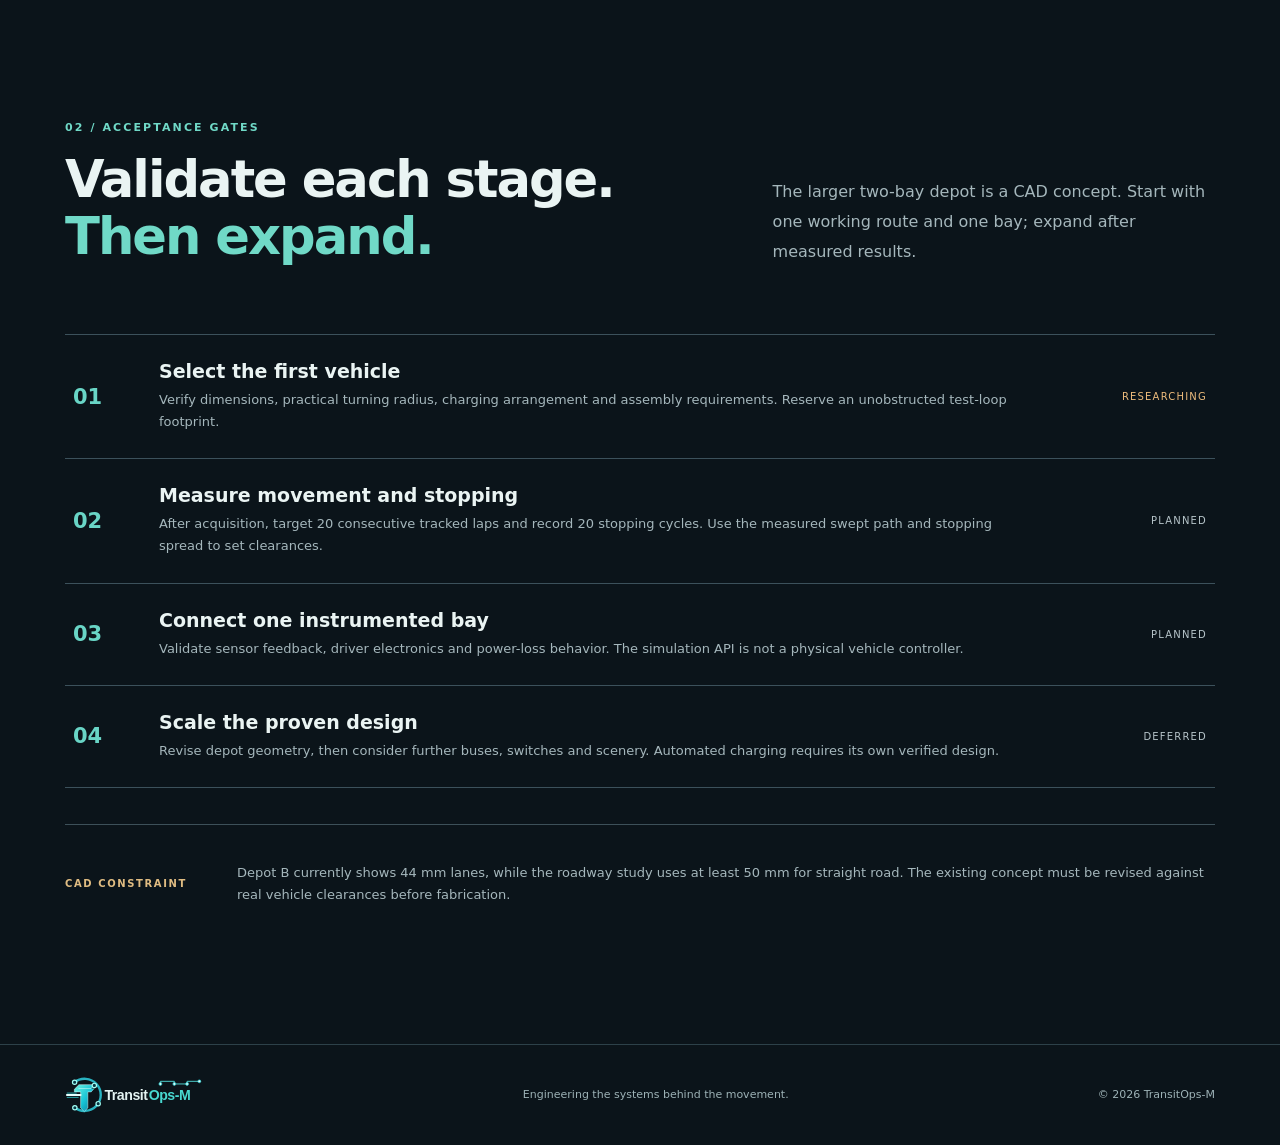
<file: website/purchasing.html>
<!doctype html>
<html lang="en"><head><meta charset="utf-8"><meta name="viewport" content="width=device-width,initial-scale=1"><meta name="description" content="TransitOps-M prototype hardware research and validation gates."><title>Prototype Readiness — TransitOps-M</title><link rel="icon" href="./assets/favicon.svg" type="image/svg+xml"><link rel="stylesheet" href="./style.css"></head><body><header class="site-header"><a class="brand brand-logo" href="./index.html#top" aria-label="TransitOps-M home"><img src="./assets/transitopsm-logo.svg" alt="TransitOps-M" class="site-logo"></a>
<nav aria-label="Main navigation"><a href="./index.html#system">The system</a><a href="./cad.html">CAD Gallery</a><a href="./index.html#roadmap">Roadmap</a><a href="./partners.html">Partners</a></nav>
<a class="header-cta" href="https://github.com/Tophacks/TransitOps-M" target="_blank" rel="noopener noreferrer">View GitHub ↗</a></header>

<main id="top"><section class="section container procurement">
<p class="eyebrow">BUILD READINESS / REVIEWED 23 OCTOBER 2026</p><h1>One working bus.<br><em>Then a coordinated fleet.</em></h1>
<p class="hero-lead">An engineering validation plan for the first physical prototype. The software runs today; vehicle selection, turning geometry and trackside control still need validation.</p>
<div class="technical-note"><span>HARDWARE RESEARCH</span><p>Vehicle dimensions, kit contents, charging compatibility and route clearance must be verified before hardware integration.</p></div>
<div class="actions"><a class="button primary" href="https://github.com/Tophacks/TransitOps-M/blob/main/docs/PURCHASING_PLAN.md">Technical validation plan ↗</a><a class="button outline" href="./index.html#progress">Latest progress →</a></div>
</section>
<section class="section alt"><div class="container"><div class="section-intro"><div><p class="eyebrow">01 / CANDIDATES</p><h2>Build the experiment.<br><em>Prove the system.</em></h2></div><p>Begin with one assembled guided vehicle and a removable test loop. Reuse the existing Raspberry Pi 4B. Onboard wireless control is not assumed.</p></div>
<div class="build-grid"><article><span>CANDIDATE / 161479</span><h3>MB O405 starter set</h3><p>An assembled guided-bus candidate. Kit contents, vehicle dimensions and charging compatibility remain under review.</p><a href="https://www.faller.de/en/car-system/car-system/2922/car-system-start-set-bus-mb-o405-incl.-decoration-stickers">Manufacturer listing ↗</a></article>
<article><span>ALTERNATIVE / 161494</span><h3>Citaro bus</h3><p>An alternative guided-bus platform. Dimensions, turning radius and included charging equipment must be verified against the test-loop requirements.</p><a href="https://westendtrains.ca/products/mercedes-benz-citaro-public-bus">Vehicle reference ↗</a></article>
<article><span>AFTER VEHICLE SELECTION</span><h3>Trackside control</h3><p>Evaluate compatible guidance wire, one stop section, detection and a separate actuator driver. Part selection follows electrical and mounting checks.</p><a href="https://github.com/Tophacks/TransitOps-M/blob/main/docs/PURCHASING_PLAN.md">Dependencies and open questions ↗</a></article></div>
<div class="technical-note"><span>RESEARCH STATUS</span><p>Hardware candidates were reviewed on 23 October 2026. Compatibility and performance remain unverified until the selected vehicle is tested.</p></div>
</div></section>
<section class="section container"><div class="section-intro"><div><p class="eyebrow">02 / ACCEPTANCE GATES</p><h2>Validate each stage.<br><em>Then expand.</em></h2></div><p>The larger two-bay depot is a CAD concept. Start with one working route and one bay; expand after measured results.</p></div>
<div class="timeline"><article><span class="step">01</span><div><h3>Select the first vehicle</h3><p>Verify dimensions, practical turning radius, charging arrangement and assembly requirements. Reserve an unobstructed test-loop footprint.</p></div><span class="stage ongoing">RESEARCHING</span></article>
<article><span class="step">02</span><div><h3>Measure movement and stopping</h3><p>After acquisition, target 20 consecutive tracked laps and record 20 stopping cycles. Use the measured swept path and stopping spread to set clearances.</p></div><span class="stage">PLANNED</span></article>
<article><span class="step">03</span><div><h3>Connect one instrumented bay</h3><p>Validate sensor feedback, driver electronics and power-loss behavior. The simulation API is not a physical vehicle controller.</p></div><span class="stage">PLANNED</span></article>
<article><span class="step">04</span><div><h3>Scale the proven design</h3><p>Revise depot geometry, then consider further buses, switches and scenery. Automated charging requires its own verified design.</p></div><span class="stage">DEFERRED</span></article></div>
<div class="technical-note"><span>CAD CONSTRAINT</span><p>Depot B currently shows 44 mm lanes, while the roadway study uses at least 50 mm for straight road. The existing concept must be revised against real vehicle clearances before fabrication.</p></div>
</section></main><footer><div class="container footer-row"><a class="brand brand-logo" href="#top" aria-label="TransitOps-M home"><img src="./assets/transitopsm-logo.svg" alt="TransitOps-M" class="site-logo footer-site-logo"></a><span>Engineering the systems behind the movement.</span><span>© <span id="year">2026</span> TransitOps-M</span></div></footer>
<script src="./script.js"></script></body></html>
</file>
<file: website/style.css>
:root{color-scheme:dark;--bg:#0b141a;--panel:#17232c;--text:#eaf4f3;--muted:#a5b7bc;--cyan:#70d9c7;--border:#344851}*{box-sizing:border-box}html{scroll-behavior:smooth}body{margin:0;background:var(--bg);color:var(--text);font-family:Inter,ui-sans-serif,system-ui,-apple-system,"Segoe UI",sans-serif}a{color:inherit;text-decoration:none}a:focus-visible,button:focus-visible{outline:3px solid var(--cyan);outline-offset:4px}.container{width:min(1150px,calc(100% - 48px));margin:0 auto}.site-header{height:78px;display:flex;align-items:center;justify-content:space-between;gap:24px;padding:0 max(24px,calc((100vw - 1150px)/2));border-bottom:1px solid #293740}.brand{white-space:nowrap;font-size:21px;font-weight:760;letter-spacing:-1.2px}.brand-icon{display:inline-grid;place-items:center;height:29px;width:29px;border-radius:6px;background:#235a58;font-size:19px;margin-right:6px}.brand-icon span{color:#9bece0}.accent{color:var(--cyan)}nav{display:flex;gap:28px}nav a,.header-cta{font-size:13px;font-weight:600;color:#b0c2c7}nav a:hover,a:hover{color:var(--cyan)}.header-cta{border:1px solid #4e6b70;border-radius:5px;padding:11px 14px}.hero{display:grid;grid-template-columns:1.03fr 1fr;align-items:center;gap:32px;min-height:665px;padding-top:74px;padding-bottom:76px}.eyebrow{color:var(--cyan);font-size:11px;font-weight:800;letter-spacing:2.1px}.pulse{display:inline-block;width:7px;height:7px;background:var(--cyan);border-radius:100%;margin-right:6px;box-shadow:0 0 15px #64cebd}.hero h1{font-size:clamp(43px,5.4vw,74px);line-height:1.06;margin:23px 0;font-weight:800;letter-spacing:-3.4px}em{font-style:normal;color:var(--cyan)}.hero-lead{font-size:17px;line-height:1.8;color:var(--muted);max-width:515px}.actions{display:flex;flex-wrap:wrap;gap:12px;margin-top:30px}.button{display:inline-flex;gap:18px;align-items:center;justify-content:space-between;font-size:13px;font-weight:750;padding:15px 20px;border-radius:5px}.primary{color:#0d2528;background:var(--cyan)}.primary:hover{background:#a5efe4;color:#0d2528}.outline{border:1px solid #496069;color:#e4eeee}.hero-stats{display:flex;gap:26px;border-top:1px solid #334650;margin-top:61px;padding-top:24px}.hero-stats div{display:flex;flex-direction:column;gap:8px}.hero-stats strong{font-size:27px}.hero-stats span{font-size:11px;color:var(--muted)}.hero-art{border:1px solid #435864;background:#13212b;padding:14px;border-radius:9px;box-shadow:0 22px 80px #040b1080}.art-label,.art-bottom{display:flex;justify-content:space-between;gap:12px;font-size:10px;letter-spacing:1.3px;color:#93abb6;padding:9px 3px 14px}.art-bottom{padding:14px 3px 4px;letter-spacing:0}.art-bottom span{display:flex;align-items:center;gap:7px}.legend-line{width:20px;height:2px;background:#61bbb4}.legend-dot{height:7px;width:7px;border-radius:100%;background:#dba35c}.network{width:100%;display:block}.ticker{border-top:1px solid #263841;border-bottom:1px solid #263841;background:#15252d}.ticker .container{padding:20px 0;display:flex;gap:38px;justify-content:center;font-size:11px;font-weight:800;letter-spacing:2px;color:#b5c9ce}.ticker span{color:var(--cyan)}.section{padding-top:125px;padding-bottom:125px;scroll-margin-top:50px}.section-intro{display:grid;grid-template-columns:1.2fr .8fr;align-items:end;gap:44px;margin-bottom:52px}h2{font-size:clamp(38px,4vw,59px);line-height:1.12;letter-spacing:-2px;margin:17px 0;font-weight:750}.section-intro>p,.about>p:not(.eyebrow){font-size:16px;line-height:1.85;color:var(--muted);max-width:500px}.feature-grid{display:grid;grid-template-columns:1.2fr 1fr 1fr;gap:14px}.feature{background:#17252d;border:1px solid #344752;padding:26px;min-height:335px;display:flex;flex-direction:column}.feature h3{font-size:22px;letter-spacing:-.6px;margin:20px 0 7px}.feature p{font-size:13px;line-height:1.75;color:var(--muted);margin:0}.feature-num{font-size:10px;color:var(--cyan);font-weight:800;letter-spacing:1.6px}.feature-visual{margin:23px 0 0}.signal{padding:12px 13px;background:#0c1921;border:1px solid #355464;border-radius:4px;font:10px ui-monospace,Consolas,monospace}.signal-title{display:flex;justify-content:space-between;gap:8px;color:#87afb8;margin-bottom:12px}.status-pulse,.green{color:#70e3bb}.amber{color:#f2bd7a}.fleet-line{display:grid;grid-template-columns:65px 1fr 33px;gap:9px;border-top:1px solid #223741;padding:9px 0;color:#d0e1e6}.fleet-line span:last-child{text-align:right}.icon-tile{margin-top:56px;font-size:65px;color:var(--cyan);line-height:1}.alt{background:#111f27}.build-grid{display:grid;grid-template-columns:repeat(3,1fr);gap:16px}.build-grid article{border:1px solid #344752;background:#1a2a34;padding:17px}.build-grid article>span,.partner-panel>span{font-size:10px;letter-spacing:1.6px;color:#9ab5bc}.build-grid h3{margin:21px 0 4px;font-size:20px}.build-grid p{font-size:12px;color:var(--muted);line-height:1.7;min-height:40px}.build-grid a,.about>a{color:var(--cyan);font-size:12px;font-weight:750}.schematic{margin-top:15px;height:175px;position:relative;overflow:hidden;border:1px solid #48616b;background:repeating-linear-gradient(0deg,transparent 0 24px,#2f4751 25px),repeating-linear-gradient(90deg,#162630 0 24px,#2b434b 25px)}.roofline{position:absolute;left:17%;right:17%;height:19%;top:20%;background:#5a8894;border:2px solid #9cbcc4;transform:skewX(-7deg)}.pillars{position:absolute;display:flex;justify-content:space-between;left:20%;right:20%;top:37%;height:43%}.pillars i{width:6px;background:#9cb5b6}.platformline{position:absolute;bottom:12%;left:10%;width:80%;height:8%;background:#657883;border-top:3px solid #e4ba67}.station-b .roofline{left:10%;right:10%;top:16%;height:23%}.station-b .pillars{left:14%;right:14%}.depot-top,.depot-bottom{display:flex;gap:8px;position:absolute;left:10%;width:80%}.depot-top{top:14%;height:37%}.depot-bottom{top:58%;height:27%}.depot-top i{background:#508f9e;border:2px dashed #a2d1d7;flex:1}.depot-bottom i{background:#49616b;border:1px solid #b5c5c8;flex:1}.technical-note{display:grid;grid-template-columns:150px 1fr;align-items:center;gap:22px;border-top:1px solid #3d5059;margin-top:36px;padding-top:24px}.technical-note span{color:#e0bc82;font-size:10px;letter-spacing:1.6px;font-weight:750}.technical-note p{color:var(--muted);font-size:13px;line-height:1.7}.timeline article{display:grid;grid-template-columns:60px 1fr 160px;gap:26px;align-items:center;border-top:1px solid #3c515b;padding:25px 8px}.timeline article:last-child{border-bottom:1px solid #3c515b}.step{font-size:21px;color:#69d5c6;font-weight:750}.timeline h3{font-size:19px;margin:0}.timeline p{font-size:13px;color:var(--muted);line-height:1.7;margin:7px 0 0}.stage{font-size:10px;letter-spacing:1.2px;text-align:right;color:#b6c4c9}.stage.done{color:#74dcc2}.stage.ongoing{color:#edbc7c}.dark-band{background:#1a323a}.partner-grid{display:grid;grid-template-columns:1fr 1fr;gap:80px;align-items:center}.partner-grid p:not(.eyebrow){color:#b2c7c9;line-height:1.8}.partner-panel{background:#11242c;border:1px solid #45616a;padding:34px}.partner-panel ol{padding:0;list-style:none;margin:17px 0 24px}.partner-panel li{display:flex;gap:20px;padding:15px 0;border-bottom:1px solid #30454e;font-size:14px}.partner-panel li span{color:var(--cyan);font:12px monospace}.partner-panel small{color:#95adb5;font-size:11px;line-height:1.8;display:block}.about{text-align:center;max-width:730px}.about>p:not(.eyebrow){margin:18px auto 25px}footer{border-top:1px solid #2d4149;padding:32px 0}.footer-row{display:flex;justify-content:space-between;align-items:center;gap:20px}.footer-row span{font-size:11px;color:#9db2b6}@media(max-width:950px){nav{gap:14px}.hero{grid-template-columns:1fr;gap:36px}.hero-copy{max-width:700px}.hero-art{max-width:650px}.feature-grid{grid-template-columns:1fr 1fr}.feature-wide{grid-column:span 2}.partner-grid{gap:30px}}@media(max-width:650px){.container{width:min(100% - 30px,1150px)}.site-header{height:65px;padding:0 15px}.site-header nav{display:none}.header-cta{font-size:11px;padding:9px}.brand{font-size:18px}.hero{padding-top:48px;min-height:0}.hero h1{letter-spacing:-2px}.hero-stats{margin-top:36px;gap:18px}.hero-stats strong{font-size:22px}.ticker .container{gap:11px;flex-wrap:wrap;font-size:9px}.section{padding-top:78px;padding-bottom:78px}.section-intro,.partner-grid{grid-template-columns:1fr;gap:10px}.feature-grid,.build-grid{grid-template-columns:1fr}.feature-wide{grid-column:auto}.feature{min-height:0}.timeline article{grid-template-columns:36px 1fr;gap:12px}.stage{grid-column:2;text-align:left}.technical-note{grid-template-columns:1fr;gap:2px}.footer-row{flex-direction:column;align-items:start}}@media(prefers-reduced-motion:reduce){html{scroll-behavior:auto}}
/* Consistent vector identity on all website pages */
.brand-logo{display:inline-flex;align-items:center;min-width:0;flex-shrink:0}.site-logo{display:block;width:auto;height:48px;max-width:230px}.footer-site-logo{height:36px;max-width:180px}@media(max-width:650px){.site-logo{height:36px;max-width:175px}.footer-site-logo{height:32px;max-width:155px}}

.cad-gallery{display:grid;grid-template-columns:repeat(2,minmax(0,1fr));gap:22px}.cad-card{background:#17252d;border:1px solid #3a535e;border-radius:8px;overflow:hidden}.cad-card img{display:block;width:100%;aspect-ratio:600/350;object-fit:cover}.cad-card-body{padding:24px}.cad-card h3{font-size:24px;margin:13px 0 6px}.cad-card p{font-size:14px;line-height:1.7;color:var(--muted);min-height:45px}.cad-card a{color:var(--cyan);font-size:13px;font-weight:750}.cad-card a:hover{text-decoration:underline}@media(max-width:650px){.cad-gallery{grid-template-columns:1fr}}

/* Mission statement */
.mission-section{padding:76px 0 82px;background:#152a32;border-top:1px solid #31505a;border-bottom:1px solid #31505a;scroll-margin-top:35px}.mission-layout{display:grid;grid-template-columns:.95fr 1fr;gap:65px;align-items:center}.mission-layout h2{margin-bottom:0}.mission-statement{font-size:clamp(19px,2.15vw,27px);line-height:1.52;letter-spacing:-.4px;font-weight:650;margin:0 0 18px;color:#e8f5f2}.mission-support{font-size:14px;line-height:1.85;color:#adc4c7}.mission-link{display:inline-block;color:#75e1ce;font-size:13px;font-weight:750;margin-top:10px}@media(max-width:700px){.mission-section{padding:56px 0}.mission-layout{grid-template-columns:1fr;gap:24px}}

/* Purchasing status uses the shared site cards and responsive timeline. */
.procurement h1{font-size:clamp(42px,5.4vw,74px);line-height:1.08;letter-spacing:-2px;margin:24px 0}.procurement .hero-lead{max-width:760px}
</file>
